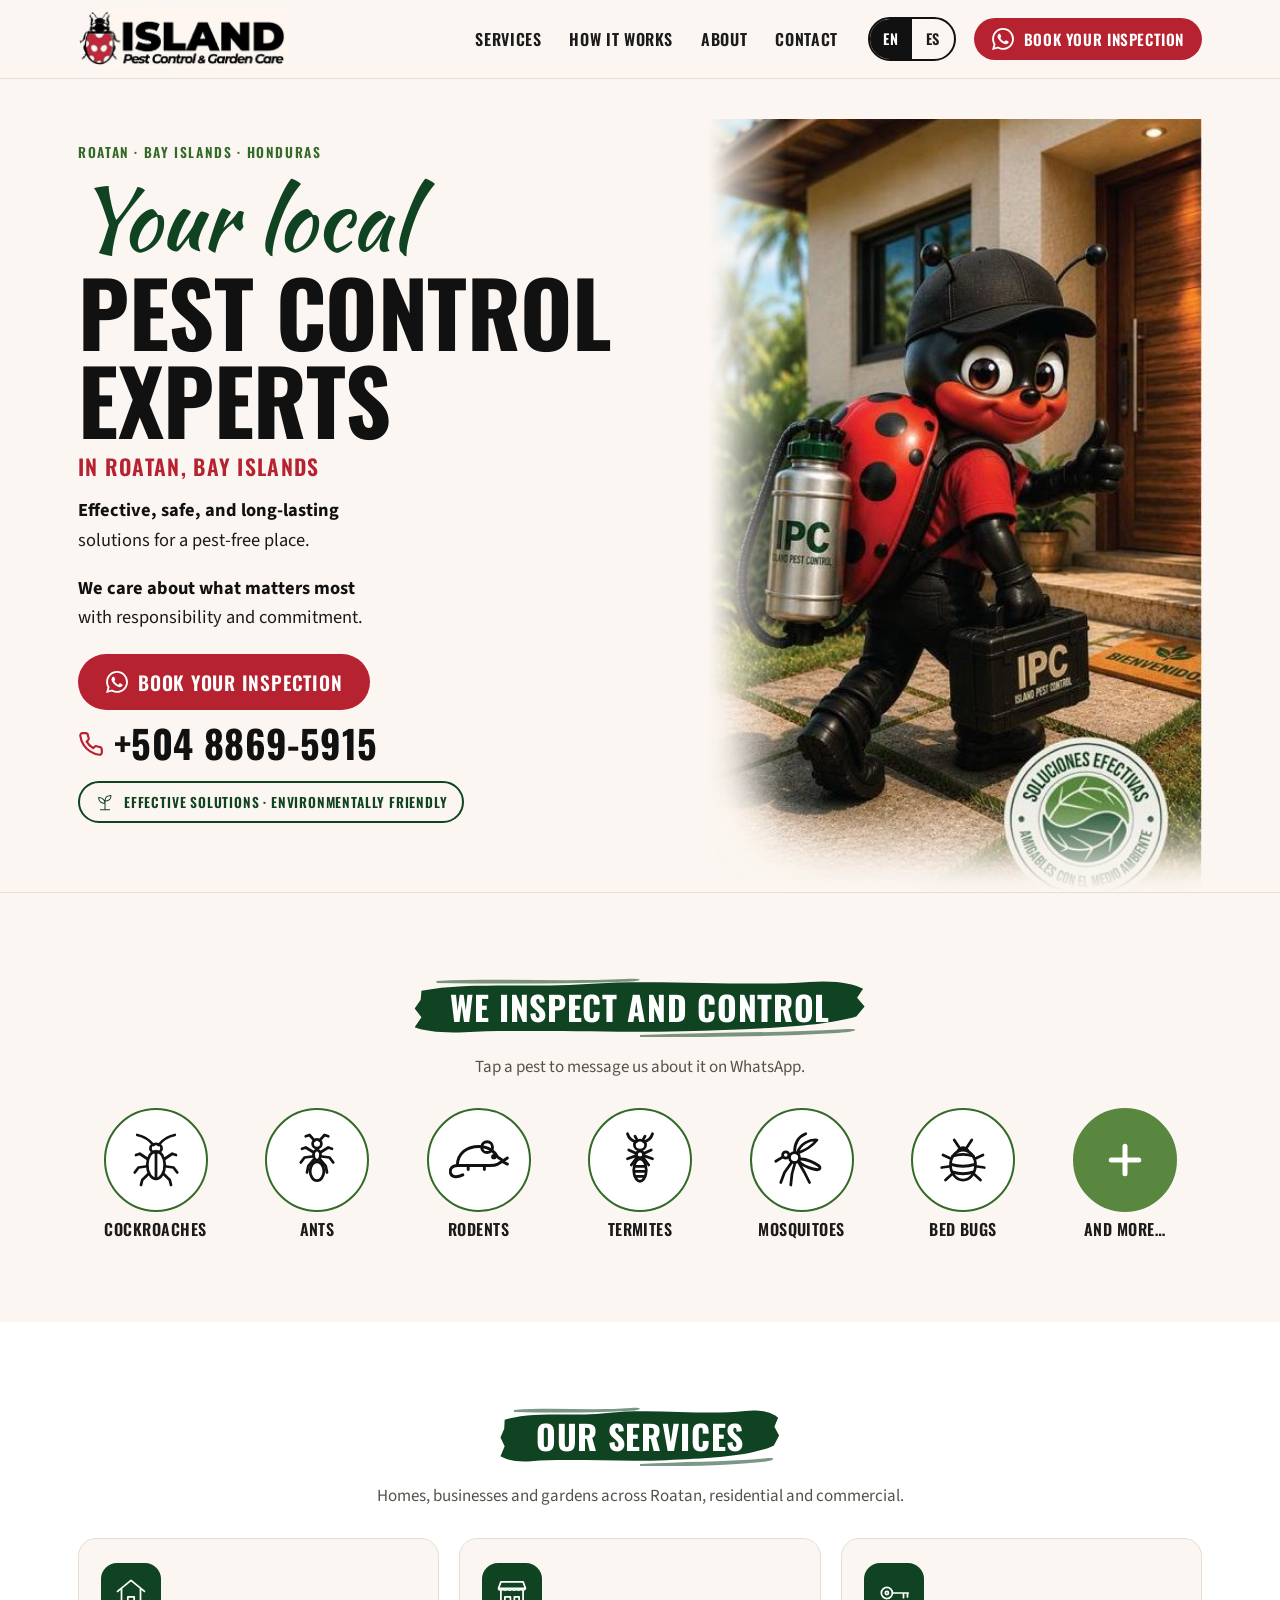
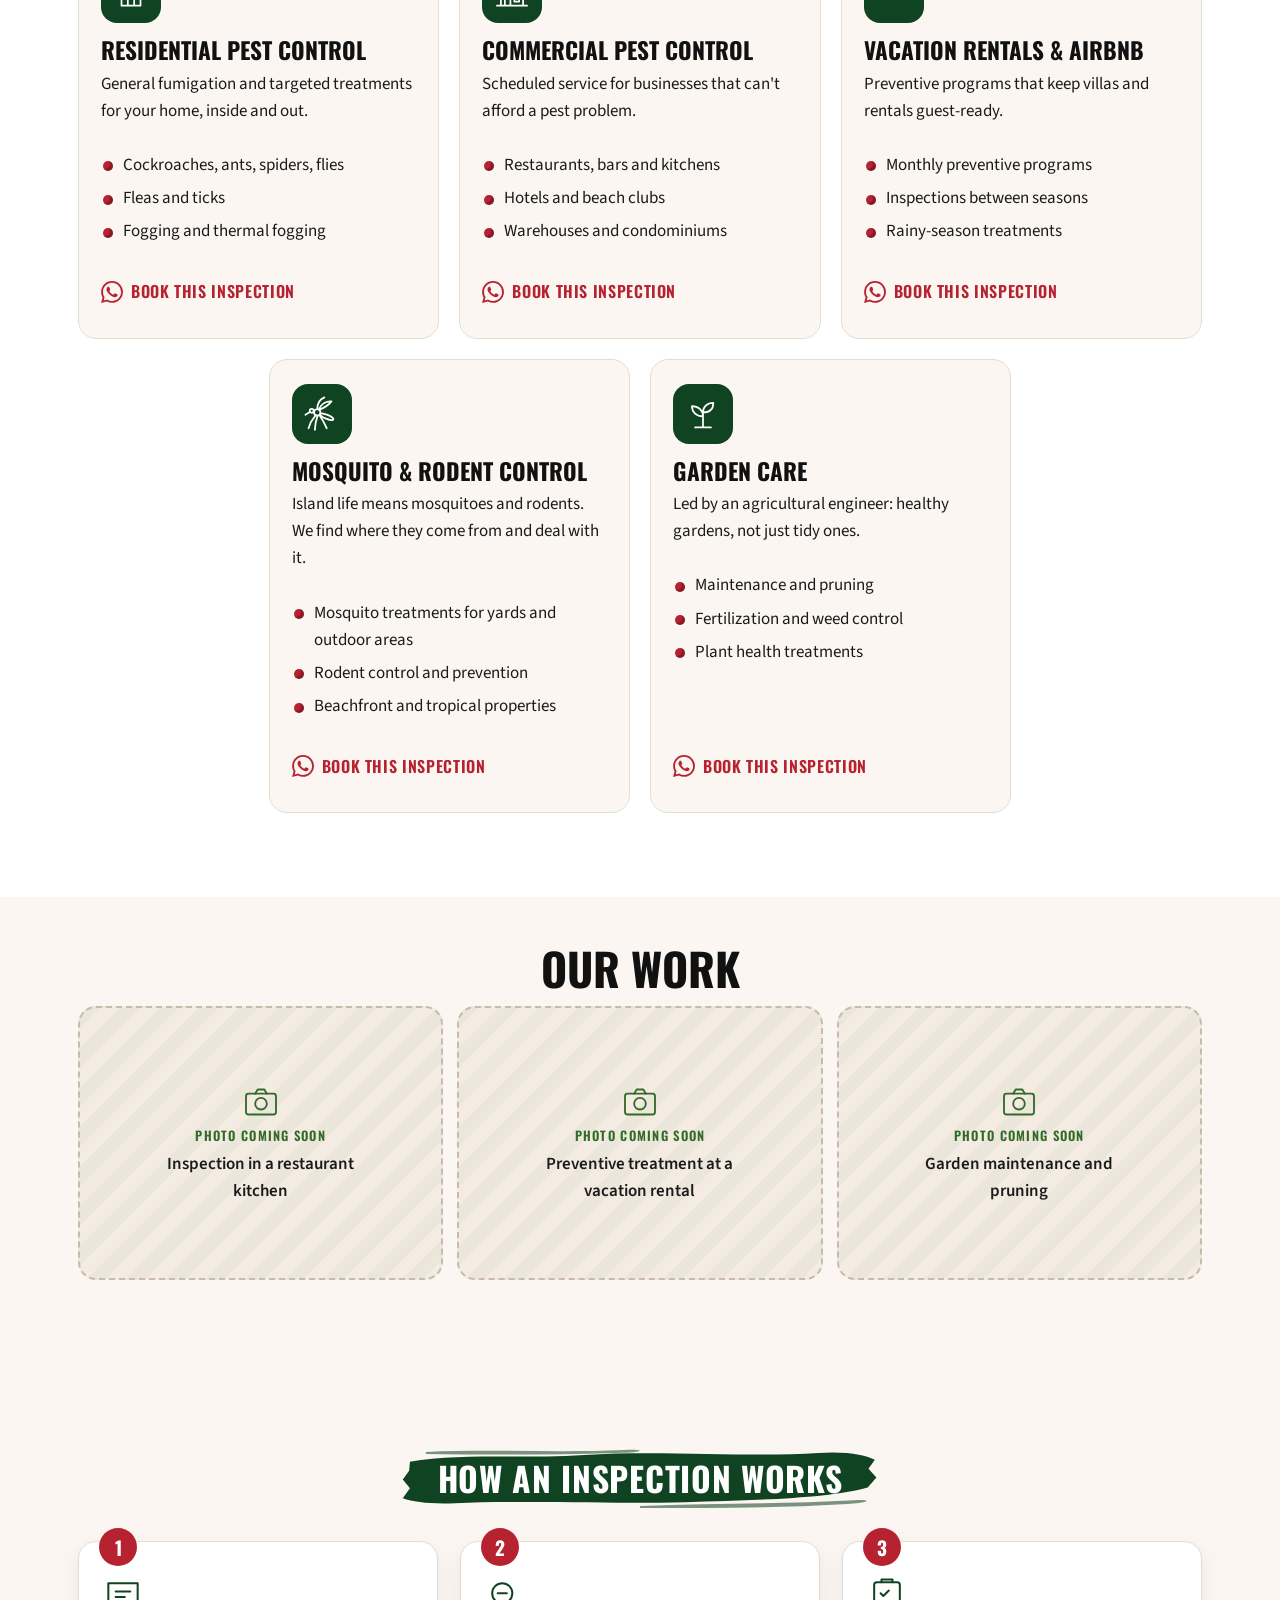
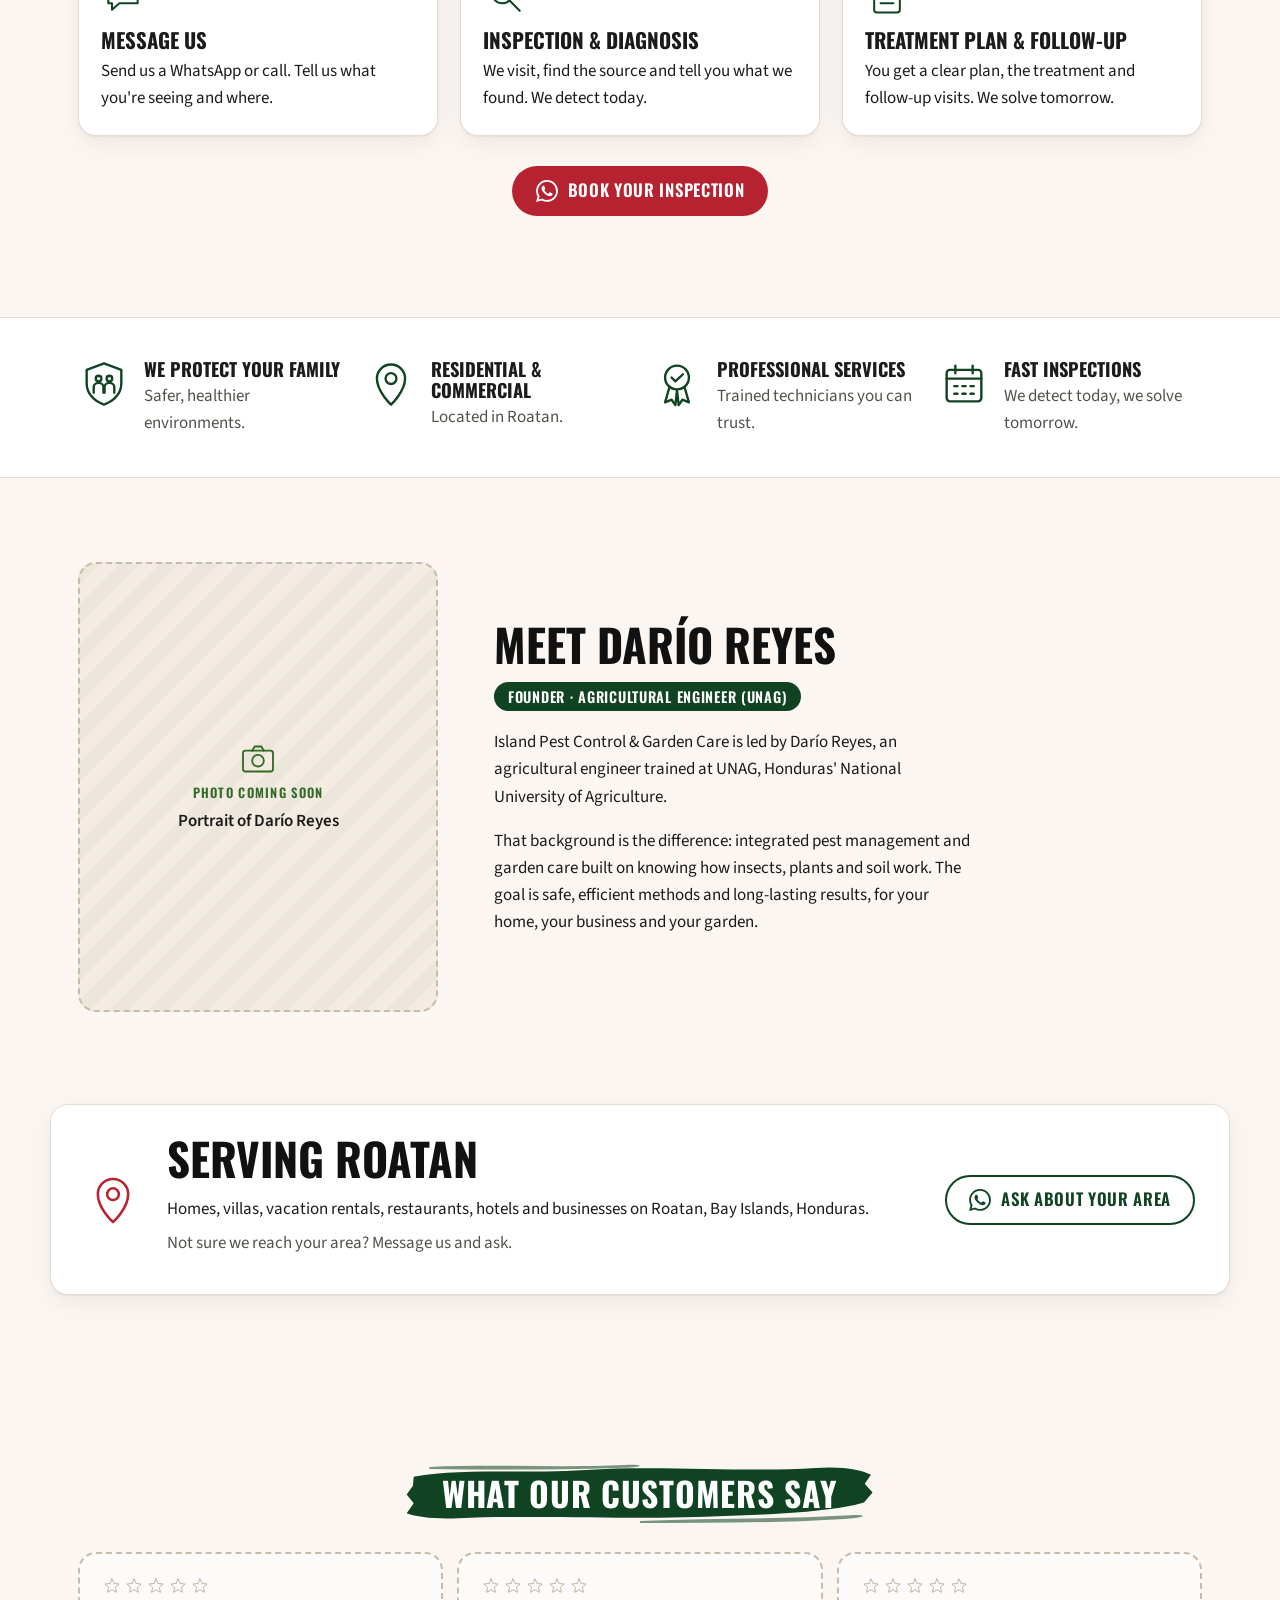
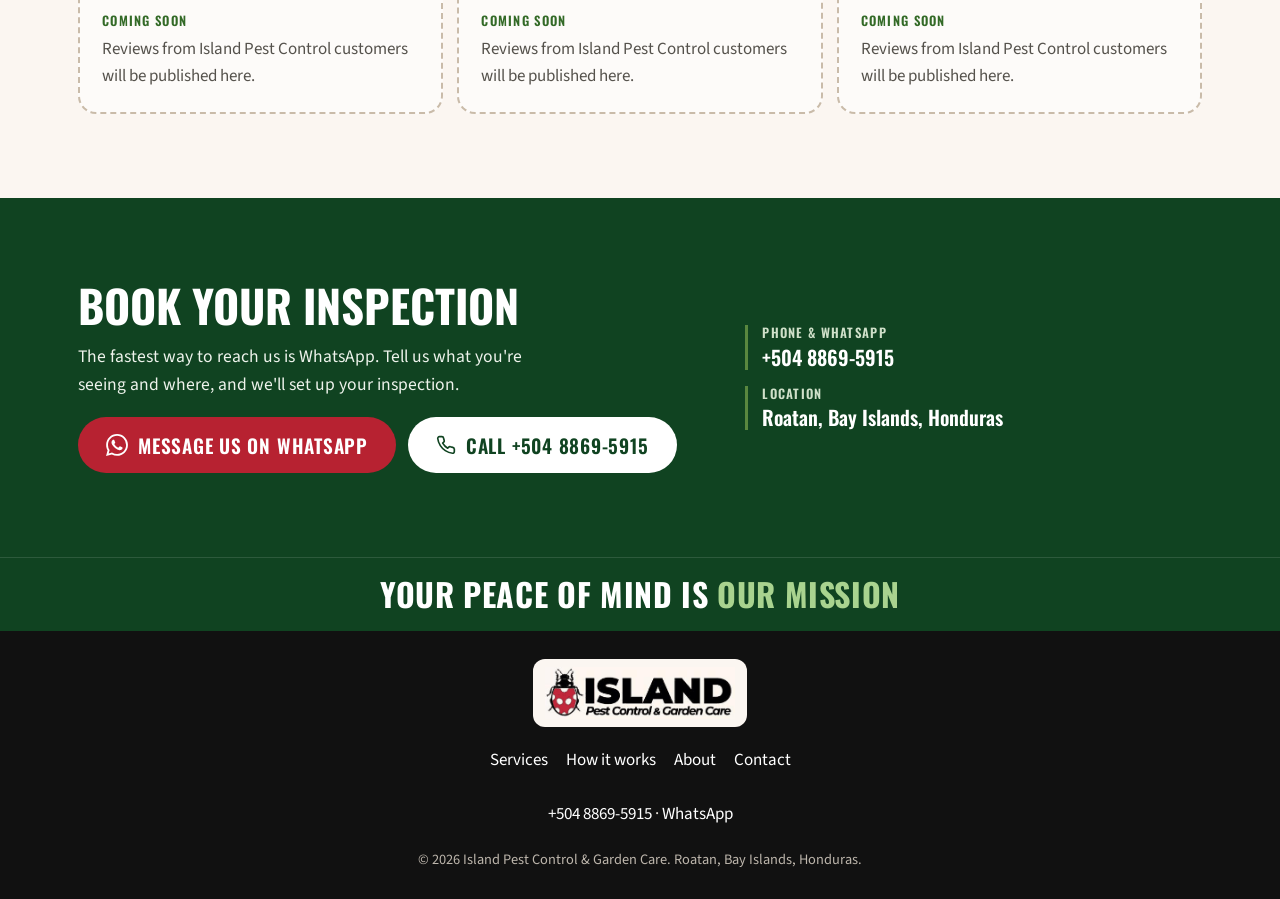
<file: index.html>
<!doctype html>
<html lang="en">
<head>
<meta charset="utf-8">
<meta name="viewport" content="width=device-width, initial-scale=1">
<title>Island Pest Control & Garden Care | Pest Control in Roatan, Honduras</title>
<meta name="description" content="Pest control and garden care in Roatan, Bay Islands. Homes, restaurants, hotels and vacation rentals. Book your inspection on WhatsApp: +504 8869-5915.">
<link rel="canonical" href="https://russlanyes.github.io/island-pest-control/">
<link rel="alternate" hreflang="en" href="https://russlanyes.github.io/island-pest-control/">
<link rel="alternate" hreflang="es" href="https://russlanyes.github.io/island-pest-control/es/">
<link rel="alternate" hreflang="x-default" href="https://russlanyes.github.io/island-pest-control/">
<meta name="theme-color" content="#fbf6f1">
<meta property="og:type" content="website">
<meta property="og:site_name" content="Island Pest Control & Garden Care">
<meta property="og:title" content="Island Pest Control & Garden Care: Your local pest control experts in Roatan">
<meta property="og:description" content="Pest control and garden care in Roatan, Bay Islands. Homes, restaurants, hotels and vacation rentals. Book your inspection on WhatsApp: +504 8869-5915.">
<meta property="og:url" content="https://russlanyes.github.io/island-pest-control/">
<meta property="og:image" content="https://russlanyes.github.io/island-pest-control/assets/og-image.jpg">
<meta property="og:image:width" content="1200">
<meta property="og:image:height" content="630">
<meta property="og:locale" content="en_US">
<meta property="og:locale:alternate" content="es_HN">
<meta name="twitter:card" content="summary_large_image">
<link rel="icon" type="image/png" href="assets/favicon.png">
<link rel="apple-touch-icon" href="assets/apple-touch-icon.png">
<link rel="preconnect" href="https://fonts.googleapis.com">
<link rel="preconnect" href="https://fonts.gstatic.com" crossorigin>
<link rel="stylesheet" href="https://fonts.googleapis.com/css2?family=Oswald:wght@600;700&family=Source+Sans+3:wght@400;600;700&family=Kaushan+Script&display=swap">
<link rel="stylesheet" href="assets/styles.css">
<script type="application/ld+json">
{
  "@context": "https://schema.org",
  "@type": [
    "LocalBusiness",
    "HomeAndConstructionBusiness"
  ],
  "@id": "https://russlanyes.github.io/island-pest-control/#business",
  "name": "Island Pest Control & Garden Care",
  "alternateName": "IPC",
  "url": "https://russlanyes.github.io/island-pest-control/",
  "logo": "https://russlanyes.github.io/island-pest-control/assets/wordmark.png",
  "image": "https://russlanyes.github.io/island-pest-control/assets/og-image.jpg",
  "description": "Pest control and garden care in Roatan, Bay Islands. Homes, restaurants, hotels and vacation rentals. Book your inspection on WhatsApp: +504 8869-5915.",
  "telephone": "+504 8869-5915",
  "address": {
    "@type": "PostalAddress",
    "addressLocality": "Roatán",
    "addressRegion": "Islas de la Bahía",
    "addressCountry": "HN"
  },
  "areaServed": {
    "@type": "Place",
    "name": "Roatán, Bay Islands, Honduras"
  },
  "knowsLanguage": [
    "en",
    "es"
  ],
  "slogan": "Your peace of mind is our mission",
  "founder": {
    "@type": "Person",
    "name": "Darío Reyes",
    "jobTitle": "Agricultural engineer",
    "alumniOf": {
      "@type": "CollegeOrUniversity",
      "name": "Universidad Nacional de Agricultura (UNAG)"
    }
  },
  "contactPoint": {
    "@type": "ContactPoint",
    "telephone": "+504 8869-5915",
    "contactType": "customer service",
    "availableLanguage": [
      "English",
      "Spanish"
    ]
  },
  "hasOfferCatalog": {
    "@type": "OfferCatalog",
    "name": "Our services",
    "itemListElement": [
      {
        "@type": "Offer",
        "itemOffered": {
          "@type": "Service",
          "name": "Residential pest control",
          "description": "General fumigation and targeted treatments for your home, inside and out."
        }
      },
      {
        "@type": "Offer",
        "itemOffered": {
          "@type": "Service",
          "name": "Commercial pest control",
          "description": "Scheduled service for businesses that can't afford a pest problem."
        }
      },
      {
        "@type": "Offer",
        "itemOffered": {
          "@type": "Service",
          "name": "Vacation rentals & Airbnb",
          "description": "Preventive programs that keep villas and rentals guest-ready."
        }
      },
      {
        "@type": "Offer",
        "itemOffered": {
          "@type": "Service",
          "name": "Mosquito & rodent control",
          "description": "Island life means mosquitoes and rodents. We find where they come from and deal with it."
        }
      },
      {
        "@type": "Offer",
        "itemOffered": {
          "@type": "Service",
          "name": "Garden care",
          "description": "Led by an agricultural engineer: healthy gardens, not just tidy ones."
        }
      }
    ]
  }
}
</script>
</head>
<body>
<a class="skip" href="#main">Skip to content</a>

<header class="site-header">
  <div class="wrap hdr">
    <a class="brand" href="./" aria-label="Island Pest Control & Garden Care, home"><img src="assets/wordmark.png" width="425" height="117" alt="Island Pest Control &amp; Garden Care"></a>
    <nav class="nav" aria-label="Main">
      <button class="nav-toggle" type="button" aria-expanded="false" aria-controls="nav-list"><span class="bars" aria-hidden="true"></span><span class="nav-toggle-l">Menu</span></button>
      <ul id="nav-list" class="nav-list"><li><a href="#services">Services</a></li><li><a href="#how">How it works</a></li><li><a href="#about">About</a></li><li><a href="#contact">Contact</a></li></ul>
    </nav>
    <div class="lang" role="group" aria-label="Language"><a href="./" hreflang="en" lang="en" aria-current="true">EN</a><a href="es/" hreflang="es" lang="es">ES</a></div>
    <a class="btn btn-red btn-sm hdr-cta" href="https://wa.me/50488695915?text=Hi%20Island%20Pest%20Control%2C%20I%27d%20like%20to%20book%20an%20inspection." target="_blank" rel="noopener"><svg class="wa-ico" viewBox="0 0 24 24" width="22" height="22" fill="currentColor" aria-hidden="true" focusable="false"><path d="M17.47 14.38c-.3-.15-1.76-.87-2.03-.97-.27-.1-.47-.15-.67.15-.2.3-.77.97-.94 1.16-.17.2-.35.22-.64.07-.3-.15-1.26-.46-2.39-1.47-.88-.79-1.48-1.76-1.65-2.06-.17-.3-.02-.46.13-.6.13-.14.3-.35.45-.52.15-.18.2-.3.3-.5.1-.2.05-.37-.03-.52-.07-.15-.67-1.61-.92-2.21-.24-.58-.49-.5-.67-.51h-.57c-.2 0-.52.07-.79.37-.27.3-1.04 1.02-1.04 2.48s1.07 2.88 1.21 3.07c.15.2 2.1 3.2 5.08 4.49.71.31 1.26.49 1.7.63.71.23 1.36.19 1.87.12.57-.09 1.76-.72 2-1.41.25-.7.25-1.29.18-1.41-.08-.13-.28-.2-.57-.35m-5.42 7.4h-.01a9.87 9.87 0 0 1-5.03-1.38l-.36-.21-3.74.98 1-3.65-.24-.37a9.86 9.86 0 0 1-1.51-5.26c0-5.45 4.44-9.88 9.89-9.88 2.64 0 5.12 1.03 6.99 2.9a9.83 9.83 0 0 1 2.89 6.99c0 5.45-4.44 9.88-9.88 9.88m8.41-18.3A11.82 11.82 0 0 0 12.05 0C5.5 0 .16 5.34.16 11.89c0 2.1.55 4.14 1.59 5.95L.06 24l6.3-1.65a11.88 11.88 0 0 0 5.68 1.45h.01c6.55 0 11.89-5.34 11.89-11.89 0-3.18-1.24-6.17-3.48-8.41Z"/></svg><span>Book your inspection</span></a>
  </div>
</header>

<main id="main">
  <section class="hero" aria-labelledby="hero-h">
    <div class="wrap hero-grid">
      <div class="hero-copy">
        <p class="eyebrow">Roatan · Bay Islands · Honduras</p>
        <h1 id="hero-h"><span class="script">Your local</span> <span class="h1-main">Pest control experts</span> <span class="h1-sub">in Roatan, Bay Islands</span></h1>
        <p class="lede"><strong>Effective, safe, and long-lasting</strong> solutions for a pest-free place.</p>
        <p class="lede"><strong>We care about what matters most</strong> with responsibility and commitment.</p>
        <div class="hero-ctas">
          <a class="btn btn-red btn-lg" href="https://wa.me/50488695915?text=Hi%20Island%20Pest%20Control%2C%20I%27d%20like%20to%20book%20an%20inspection." target="_blank" rel="noopener"><svg class="wa-ico" viewBox="0 0 24 24" width="22" height="22" fill="currentColor" aria-hidden="true" focusable="false"><path d="M17.47 14.38c-.3-.15-1.76-.87-2.03-.97-.27-.1-.47-.15-.67.15-.2.3-.77.97-.94 1.16-.17.2-.35.22-.64.07-.3-.15-1.26-.46-2.39-1.47-.88-.79-1.48-1.76-1.65-2.06-.17-.3-.02-.46.13-.6.13-.14.3-.35.45-.52.15-.18.2-.3.3-.5.1-.2.05-.37-.03-.52-.07-.15-.67-1.61-.92-2.21-.24-.58-.49-.5-.67-.51h-.57c-.2 0-.52.07-.79.37-.27.3-1.04 1.02-1.04 2.48s1.07 2.88 1.21 3.07c.15.2 2.1 3.2 5.08 4.49.71.31 1.26.49 1.7.63.71.23 1.36.19 1.87.12.57-.09 1.76-.72 2-1.41.25-.7.25-1.29.18-1.41-.08-.13-.28-.2-.57-.35m-5.42 7.4h-.01a9.87 9.87 0 0 1-5.03-1.38l-.36-.21-3.74.98 1-3.65-.24-.37a9.86 9.86 0 0 1-1.51-5.26c0-5.45 4.44-9.88 9.89-9.88 2.64 0 5.12 1.03 6.99 2.9a9.83 9.83 0 0 1 2.89 6.99c0 5.45-4.44 9.88-9.88 9.88m8.41-18.3A11.82 11.82 0 0 0 12.05 0C5.5 0 .16 5.34.16 11.89c0 2.1.55 4.14 1.59 5.95L.06 24l6.3-1.65a11.88 11.88 0 0 0 5.68 1.45h.01c6.55 0 11.89-5.34 11.89-11.89 0-3.18-1.24-6.17-3.48-8.41Z"/></svg><span>Book your inspection</span></a>
          <a class="phone-big" href="tel:+50488695915"><svg class="ph-ico" viewBox="0 0 24 24" width="20" height="20" fill="none" stroke="currentColor" stroke-width="2" stroke-linecap="round" stroke-linejoin="round" aria-hidden="true" focusable="false"><path d="M22 16.9v3a2 2 0 0 1-2.2 2 19.8 19.8 0 0 1-8.6-3.1 19.5 19.5 0 0 1-6-6A19.8 19.8 0 0 1 2.1 4.2 2 2 0 0 1 4.1 2h3a2 2 0 0 1 2 1.7c.1.9.4 1.8.7 2.7a2 2 0 0 1-.5 2.1L8 9.8a16 16 0 0 0 6 6l1.3-1.3a2 2 0 0 1 2.1-.4c.9.3 1.8.6 2.7.7a2 2 0 0 1 1.7 2z"/></svg><span>+504 8869-5915</span></a>
        </div>
        <p class="eco"><svg class="eco-ico" viewBox="0 0 48 48" width="22" height="22" fill="none" stroke="currentColor" stroke-width="2.2" stroke-linecap="round" stroke-linejoin="round" aria-hidden="true" focusable="false"><path d="M24 41V22M24 27c0-8-6-13-14-13 0 8 6 13 14 13ZM24 22c0-7 5-12 13-12 0 8-5 12-13 12ZM14 41h20"/></svg><span>Effective solutions · Environmentally friendly</span></p>
      </div>
      <div class="hero-art">
        <img src="assets/mascot.jpg" width="448" height="700" alt="IPC mascot: a ladybug technician in a black cap carrying an IPC sprayer and toolbox at the front door of a Roatan home" fetchpriority="high">
      </div>
    </div>
  </section>

  <section id="pests" class="pests" aria-labelledby="pests-h">
    <div class="wrap">
      <h2 id="pests-h" class="brush">We inspect and control</h2>
      <p class="center muted">Tap a pest to message us about it on WhatsApp.</p>
      <ul class="pest-grid"><li><a class="pest" href="https://wa.me/50488695915?text=Hi%20Island%20Pest%20Control%2C%20I%27d%20like%20to%20book%20an%20inspection%20for%20cockroaches." target="_blank" rel="noopener"><span class="pest-ring"><svg class="ico" viewBox="0 0 48 48" width="48" height="48" fill="none" stroke="currentColor" stroke-width="2.2" stroke-linecap="round" stroke-linejoin="round" aria-hidden="true" focusable="false"><ellipse cx="24" cy="28" rx="7" ry="11"/><ellipse cx="24" cy="14.5" rx="4.5" ry="3.5"/><path d="M24 19v20M22 12c-4-5-8-7-13-8M26 12c4-5 8-7 13-8M17 23l-6-4-3 1M31 23l6-4 3 1M17 29l-7 1-3 4M31 29l7 1 3 4M18 35l-5 5-1 4M30 35l5 5 1 4"/></svg></span><span class="pest-name">Cockroaches</span></a></li><li><a class="pest" href="https://wa.me/50488695915?text=Hi%20Island%20Pest%20Control%2C%20I%27d%20like%20to%20book%20an%20inspection%20for%20ants." target="_blank" rel="noopener"><span class="pest-ring"><svg class="ico" viewBox="0 0 48 48" width="48" height="48" fill="none" stroke="currentColor" stroke-width="2.2" stroke-linecap="round" stroke-linejoin="round" aria-hidden="true" focusable="false"><circle cx="24" cy="11" r="3.5"/><ellipse cx="24" cy="20" rx="2.8" ry="4"/><ellipse cx="24" cy="33" rx="5.5" ry="7.5"/><path d="M22 8.5 18 4l-3 1M26 8.5 30 4l3 1M21.5 18 15 14l-3 1M26.5 18l6.5-4 3 1M21.5 21 14 22l-3 4M26.5 21l7.5 1 3 4M22 23l-5 6-1 5M26 23l5 6 1 5"/></svg></span><span class="pest-name">Ants</span></a></li><li><a class="pest" href="https://wa.me/50488695915?text=Hi%20Island%20Pest%20Control%2C%20I%27d%20like%20to%20book%20an%20inspection%20for%20rodents." target="_blank" rel="noopener"><span class="pest-ring"><svg class="ico" viewBox="0 0 48 48" width="48" height="48" fill="none" stroke="currentColor" stroke-width="2.2" stroke-linecap="round" stroke-linejoin="round" aria-hidden="true" focusable="false"><g transform="translate(24 24) scale(1.08) translate(-26 -29)"><path d="M10 33c0-9 7-14 16-14 7 0 12 4 14 8l4 2.5-4 2.5c-2 1-4 1-6 1H10Z"/><circle cx="32" cy="19.5" r="4"/><circle cx="37" cy="26.5" r=".9" fill="currentColor"/><path d="M10 33c-4 0-6 3-5 6s5 3 9 1M18 33v3M30 33v3M44 29.5l3-2M44 30.5l3 1.5"/></g></svg></span><span class="pest-name">Rodents</span></a></li><li><a class="pest" href="https://wa.me/50488695915?text=Hi%20Island%20Pest%20Control%2C%20I%27d%20like%20to%20book%20an%20inspection%20for%20termites." target="_blank" rel="noopener"><span class="pest-ring"><svg class="ico" viewBox="0 0 48 48" width="48" height="48" fill="none" stroke="currentColor" stroke-width="2.2" stroke-linecap="round" stroke-linejoin="round" aria-hidden="true" focusable="false"><ellipse cx="24" cy="12" rx="4.5" ry="4"/><ellipse cx="24" cy="19.5" rx="3" ry="2.6"/><ellipse cx="24" cy="32" rx="5" ry="9"/><path d="M22 8.5 20 5M26 8.5 28 5M19.5 29h9M19.3 33h9.4M20 37h8M21.5 19 15 16M26.5 19l6.5-3M21 20.5 14 23M27 20.5l7 2.5M21.5 22 17 28M26.5 22l4.5 6M21 9.5c-4-1-6-3-7-6.5M27 9.5c4-1 6-3 7-6.5"/></svg></span><span class="pest-name">Termites</span></a></li><li><a class="pest" href="https://wa.me/50488695915?text=Hi%20Island%20Pest%20Control%2C%20I%27d%20like%20to%20book%20an%20inspection%20for%20mosquitoes." target="_blank" rel="noopener"><span class="pest-ring"><svg class="ico" viewBox="0 0 48 48" width="48" height="48" fill="none" stroke="currentColor" stroke-width="2.2" stroke-linecap="round" stroke-linejoin="round" aria-hidden="true" focusable="false"><circle cx="18" cy="22" r="4"/><circle cx="11" cy="20" r="2.5"/><ellipse cx="30" cy="27.5" rx="9" ry="2.6" transform="rotate(22 30 27.5)"/><path d="M8.8 21.5 3 25M20 18.5c3-8 10-11 16-10.5-4 5-10 8.5-15.5 10.5M18 18c0-8 4-13 9-15M16 25.5l-6 8.5-3 8M18.5 26l-2.5 9-1 9M21 25.5l5 8.5 4 8"/></svg></span><span class="pest-name">Mosquitoes</span></a></li><li><a class="pest" href="https://wa.me/50488695915?text=Hi%20Island%20Pest%20Control%2C%20I%27d%20like%20to%20book%20an%20inspection%20for%20bed%20bugs." target="_blank" rel="noopener"><span class="pest-ring"><svg class="ico" viewBox="0 0 48 48" width="48" height="48" fill="none" stroke="currentColor" stroke-width="2.2" stroke-linecap="round" stroke-linejoin="round" aria-hidden="true" focusable="false"><ellipse cx="24" cy="28" rx="10" ry="12"/><path d="M20 16.5q4-5 8 0M15.5 21q8.5-3 17 0M14.5 27.5q9.5 3 19 0M15.5 33.5q8.5 3 17 0M21 14l-4-6M27 14l4-6M14.5 23 8 20M33.5 23l6.5-3M14 29l-7 1M34 29l7 1M15.5 35 10 40M32.5 35l5.5 5"/></svg></span><span class="pest-name">Bed bugs</span></a></li><li><a class="pest pest-more" href="https://wa.me/50488695915?text=Hi%20Island%20Pest%20Control%2C%20I%27d%20like%20to%20book%20an%20inspection.%20The%20problem%20is%3A%20" target="_blank" rel="noopener"><span class="pest-ring"><svg class="ico" viewBox="0 0 48 48" width="48" height="48" fill="none" stroke="currentColor" stroke-width="2.2" stroke-linecap="round" stroke-linejoin="round" aria-hidden="true" focusable="false"><path d="M24 13v22M13 24h22" stroke-width="4"/></svg></span><span class="pest-name">And more…</span></a></li></ul>
    </div>
  </section>

  <section id="services" class="services" aria-labelledby="svc-h">
    <div class="wrap">
      <h2 id="svc-h" class="brush">Our services</h2>
      <p class="center muted">Homes, businesses and gardens across Roatan, residential and commercial.</p>
      <div class="svc-grid"><article class="card svc"><div class="svc-ico"><svg class="ico" viewBox="0 0 48 48" width="48" height="48" fill="none" stroke="currentColor" stroke-width="2.2" stroke-linecap="round" stroke-linejoin="round" aria-hidden="true" focusable="false"><path d="M7 22 24 8l17 14M12 18.5V40h24V18.5M20 40V29h8v11"/></svg></div><h3>Residential pest control</h3><p>General fumigation and targeted treatments for your home, inside and out.</p><ul><li>Cockroaches, ants, spiders, flies</li><li>Fleas and ticks</li><li>Fogging and thermal fogging</li></ul><a class="link-wa" href="https://wa.me/50488695915?text=Hi%20Island%20Pest%20Control%2C%20I%27d%20like%20to%20book%20an%20inspection%20for%20my%20home%20in%20Roatan." target="_blank" rel="noopener"><svg class="wa-ico" viewBox="0 0 24 24" width="22" height="22" fill="currentColor" aria-hidden="true" focusable="false"><path d="M17.47 14.38c-.3-.15-1.76-.87-2.03-.97-.27-.1-.47-.15-.67.15-.2.3-.77.97-.94 1.16-.17.2-.35.22-.64.07-.3-.15-1.26-.46-2.39-1.47-.88-.79-1.48-1.76-1.65-2.06-.17-.3-.02-.46.13-.6.13-.14.3-.35.45-.52.15-.18.2-.3.3-.5.1-.2.05-.37-.03-.52-.07-.15-.67-1.61-.92-2.21-.24-.58-.49-.5-.67-.51h-.57c-.2 0-.52.07-.79.37-.27.3-1.04 1.02-1.04 2.48s1.07 2.88 1.21 3.07c.15.2 2.1 3.2 5.08 4.49.71.31 1.26.49 1.7.63.71.23 1.36.19 1.87.12.57-.09 1.76-.72 2-1.41.25-.7.25-1.29.18-1.41-.08-.13-.28-.2-.57-.35m-5.42 7.4h-.01a9.87 9.87 0 0 1-5.03-1.38l-.36-.21-3.74.98 1-3.65-.24-.37a9.86 9.86 0 0 1-1.51-5.26c0-5.45 4.44-9.88 9.89-9.88 2.64 0 5.12 1.03 6.99 2.9a9.83 9.83 0 0 1 2.89 6.99c0 5.45-4.44 9.88-9.88 9.88m8.41-18.3A11.82 11.82 0 0 0 12.05 0C5.5 0 .16 5.34.16 11.89c0 2.1.55 4.14 1.59 5.95L.06 24l6.3-1.65a11.88 11.88 0 0 0 5.68 1.45h.01c6.55 0 11.89-5.34 11.89-11.89 0-3.18-1.24-6.17-3.48-8.41Z"/></svg><span>Book this inspection</span></a></article><article class="card svc"><div class="svc-ico"><svg class="ico" viewBox="0 0 48 48" width="48" height="48" fill="none" stroke="currentColor" stroke-width="2.2" stroke-linecap="round" stroke-linejoin="round" aria-hidden="true" focusable="false"><path d="M7 18h34l-3-8H10Zm0 0c0 3 5.5 3 5.5 0 0 3 5.5 3 5.5 0 0 3 6 3 6 0 0 3 5.5 3 5.5 0 0 3 5.5 3 5.5 0 0 3 5.5 3 5.5 0M10 21.5V40h28V21.5M15 40V29h7v11M27 29h6v6h-6zM5 40h38"/></svg></div><h3>Commercial pest control</h3><p>Scheduled service for businesses that can't afford a pest problem.</p><ul><li>Restaurants, bars and kitchens</li><li>Hotels and beach clubs</li><li>Warehouses and condominiums</li></ul><a class="link-wa" href="https://wa.me/50488695915?text=Hi%20Island%20Pest%20Control%2C%20I%27d%20like%20to%20book%20an%20inspection%20for%20my%20business%20in%20Roatan." target="_blank" rel="noopener"><svg class="wa-ico" viewBox="0 0 24 24" width="22" height="22" fill="currentColor" aria-hidden="true" focusable="false"><path d="M17.47 14.38c-.3-.15-1.76-.87-2.03-.97-.27-.1-.47-.15-.67.15-.2.3-.77.97-.94 1.16-.17.2-.35.22-.64.07-.3-.15-1.26-.46-2.39-1.47-.88-.79-1.48-1.76-1.65-2.06-.17-.3-.02-.46.13-.6.13-.14.3-.35.45-.52.15-.18.2-.3.3-.5.1-.2.05-.37-.03-.52-.07-.15-.67-1.61-.92-2.21-.24-.58-.49-.5-.67-.51h-.57c-.2 0-.52.07-.79.37-.27.3-1.04 1.02-1.04 2.48s1.07 2.88 1.21 3.07c.15.2 2.1 3.2 5.08 4.49.71.31 1.26.49 1.7.63.71.23 1.36.19 1.87.12.57-.09 1.76-.72 2-1.41.25-.7.25-1.29.18-1.41-.08-.13-.28-.2-.57-.35m-5.42 7.4h-.01a9.87 9.87 0 0 1-5.03-1.38l-.36-.21-3.74.98 1-3.65-.24-.37a9.86 9.86 0 0 1-1.51-5.26c0-5.45 4.44-9.88 9.89-9.88 2.64 0 5.12 1.03 6.99 2.9a9.83 9.83 0 0 1 2.89 6.99c0 5.45-4.44 9.88-9.88 9.88m8.41-18.3A11.82 11.82 0 0 0 12.05 0C5.5 0 .16 5.34.16 11.89c0 2.1.55 4.14 1.59 5.95L.06 24l6.3-1.65a11.88 11.88 0 0 0 5.68 1.45h.01c6.55 0 11.89-5.34 11.89-11.89 0-3.18-1.24-6.17-3.48-8.41Z"/></svg><span>Book this inspection</span></a></article><article class="card svc"><div class="svc-ico"><svg class="ico" viewBox="0 0 48 48" width="48" height="48" fill="none" stroke="currentColor" stroke-width="2.2" stroke-linecap="round" stroke-linejoin="round" aria-hidden="true" focusable="false"><circle cx="15" cy="24" r="7"/><circle cx="15" cy="24" r="2"/><path d="M22 24h20M36 24v6M41 24v5"/></svg></div><h3>Vacation rentals & Airbnb</h3><p>Preventive programs that keep villas and rentals guest-ready.</p><ul><li>Monthly preventive programs</li><li>Inspections between seasons</li><li>Rainy-season treatments</li></ul><a class="link-wa" href="https://wa.me/50488695915?text=Hi%20Island%20Pest%20Control%2C%20I%27d%20like%20to%20book%20an%20inspection%20for%20my%20vacation%20rental%20%2F%20Airbnb%20in%20Roatan." target="_blank" rel="noopener"><svg class="wa-ico" viewBox="0 0 24 24" width="22" height="22" fill="currentColor" aria-hidden="true" focusable="false"><path d="M17.47 14.38c-.3-.15-1.76-.87-2.03-.97-.27-.1-.47-.15-.67.15-.2.3-.77.97-.94 1.16-.17.2-.35.22-.64.07-.3-.15-1.26-.46-2.39-1.47-.88-.79-1.48-1.76-1.65-2.06-.17-.3-.02-.46.13-.6.13-.14.3-.35.45-.52.15-.18.2-.3.3-.5.1-.2.05-.37-.03-.52-.07-.15-.67-1.61-.92-2.21-.24-.58-.49-.5-.67-.51h-.57c-.2 0-.52.07-.79.37-.27.3-1.04 1.02-1.04 2.48s1.07 2.88 1.21 3.07c.15.2 2.1 3.2 5.08 4.49.71.31 1.26.49 1.7.63.71.23 1.36.19 1.87.12.57-.09 1.76-.72 2-1.41.25-.7.25-1.29.18-1.41-.08-.13-.28-.2-.57-.35m-5.42 7.4h-.01a9.87 9.87 0 0 1-5.03-1.38l-.36-.21-3.74.98 1-3.65-.24-.37a9.86 9.86 0 0 1-1.51-5.26c0-5.45 4.44-9.88 9.89-9.88 2.64 0 5.12 1.03 6.99 2.9a9.83 9.83 0 0 1 2.89 6.99c0 5.45-4.44 9.88-9.88 9.88m8.41-18.3A11.82 11.82 0 0 0 12.05 0C5.5 0 .16 5.34.16 11.89c0 2.1.55 4.14 1.59 5.95L.06 24l6.3-1.65a11.88 11.88 0 0 0 5.68 1.45h.01c6.55 0 11.89-5.34 11.89-11.89 0-3.18-1.24-6.17-3.48-8.41Z"/></svg><span>Book this inspection</span></a></article><article class="card svc"><div class="svc-ico"><svg class="ico" viewBox="0 0 48 48" width="48" height="48" fill="none" stroke="currentColor" stroke-width="2.2" stroke-linecap="round" stroke-linejoin="round" aria-hidden="true" focusable="false"><circle cx="18" cy="22" r="4"/><circle cx="11" cy="20" r="2.5"/><ellipse cx="30" cy="27.5" rx="9" ry="2.6" transform="rotate(22 30 27.5)"/><path d="M8.8 21.5 3 25M20 18.5c3-8 10-11 16-10.5-4 5-10 8.5-15.5 10.5M18 18c0-8 4-13 9-15M16 25.5l-6 8.5-3 8M18.5 26l-2.5 9-1 9M21 25.5l5 8.5 4 8"/></svg></div><h3>Mosquito & rodent control</h3><p>Island life means mosquitoes and rodents. We find where they come from and deal with it.</p><ul><li>Mosquito treatments for yards and outdoor areas</li><li>Rodent control and prevention</li><li>Beachfront and tropical properties</li></ul><a class="link-wa" href="https://wa.me/50488695915?text=Hi%20Island%20Pest%20Control%2C%20I%27d%20like%20to%20book%20an%20inspection%20for%20mosquito%20%2F%20rodent%20control." target="_blank" rel="noopener"><svg class="wa-ico" viewBox="0 0 24 24" width="22" height="22" fill="currentColor" aria-hidden="true" focusable="false"><path d="M17.47 14.38c-.3-.15-1.76-.87-2.03-.97-.27-.1-.47-.15-.67.15-.2.3-.77.97-.94 1.16-.17.2-.35.22-.64.07-.3-.15-1.26-.46-2.39-1.47-.88-.79-1.48-1.76-1.65-2.06-.17-.3-.02-.46.13-.6.13-.14.3-.35.45-.52.15-.18.2-.3.3-.5.1-.2.05-.37-.03-.52-.07-.15-.67-1.61-.92-2.21-.24-.58-.49-.5-.67-.51h-.57c-.2 0-.52.07-.79.37-.27.3-1.04 1.02-1.04 2.48s1.07 2.88 1.21 3.07c.15.2 2.1 3.2 5.08 4.49.71.31 1.26.49 1.7.63.71.23 1.36.19 1.87.12.57-.09 1.76-.72 2-1.41.25-.7.25-1.29.18-1.41-.08-.13-.28-.2-.57-.35m-5.42 7.4h-.01a9.87 9.87 0 0 1-5.03-1.38l-.36-.21-3.74.98 1-3.65-.24-.37a9.86 9.86 0 0 1-1.51-5.26c0-5.45 4.44-9.88 9.89-9.88 2.64 0 5.12 1.03 6.99 2.9a9.83 9.83 0 0 1 2.89 6.99c0 5.45-4.44 9.88-9.88 9.88m8.41-18.3A11.82 11.82 0 0 0 12.05 0C5.5 0 .16 5.34.16 11.89c0 2.1.55 4.14 1.59 5.95L.06 24l6.3-1.65a11.88 11.88 0 0 0 5.68 1.45h.01c6.55 0 11.89-5.34 11.89-11.89 0-3.18-1.24-6.17-3.48-8.41Z"/></svg><span>Book this inspection</span></a></article><article class="card svc"><div class="svc-ico"><svg class="ico" viewBox="0 0 48 48" width="48" height="48" fill="none" stroke="currentColor" stroke-width="2.2" stroke-linecap="round" stroke-linejoin="round" aria-hidden="true" focusable="false"><path d="M24 41V22M24 27c0-8-6-13-14-13 0 8 6 13 14 13ZM24 22c0-7 5-12 13-12 0 8-5 12-13 12ZM14 41h20"/></svg></div><h3>Garden care</h3><p>Led by an agricultural engineer: healthy gardens, not just tidy ones.</p><ul><li>Maintenance and pruning</li><li>Fertilization and weed control</li><li>Plant health treatments</li></ul><a class="link-wa" href="https://wa.me/50488695915?text=Hi%20Island%20Pest%20Control%2C%20I%27d%20like%20to%20book%20an%20inspection%20for%20garden%20care." target="_blank" rel="noopener"><svg class="wa-ico" viewBox="0 0 24 24" width="22" height="22" fill="currentColor" aria-hidden="true" focusable="false"><path d="M17.47 14.38c-.3-.15-1.76-.87-2.03-.97-.27-.1-.47-.15-.67.15-.2.3-.77.97-.94 1.16-.17.2-.35.22-.64.07-.3-.15-1.26-.46-2.39-1.47-.88-.79-1.48-1.76-1.65-2.06-.17-.3-.02-.46.13-.6.13-.14.3-.35.45-.52.15-.18.2-.3.3-.5.1-.2.05-.37-.03-.52-.07-.15-.67-1.61-.92-2.21-.24-.58-.49-.5-.67-.51h-.57c-.2 0-.52.07-.79.37-.27.3-1.04 1.02-1.04 2.48s1.07 2.88 1.21 3.07c.15.2 2.1 3.2 5.08 4.49.71.31 1.26.49 1.7.63.71.23 1.36.19 1.87.12.57-.09 1.76-.72 2-1.41.25-.7.25-1.29.18-1.41-.08-.13-.28-.2-.57-.35m-5.42 7.4h-.01a9.87 9.87 0 0 1-5.03-1.38l-.36-.21-3.74.98 1-3.65-.24-.37a9.86 9.86 0 0 1-1.51-5.26c0-5.45 4.44-9.88 9.89-9.88 2.64 0 5.12 1.03 6.99 2.9a9.83 9.83 0 0 1 2.89 6.99c0 5.45-4.44 9.88-9.88 9.88m8.41-18.3A11.82 11.82 0 0 0 12.05 0C5.5 0 .16 5.34.16 11.89c0 2.1.55 4.14 1.59 5.95L.06 24l6.3-1.65a11.88 11.88 0 0 0 5.68 1.45h.01c6.55 0 11.89-5.34 11.89-11.89 0-3.18-1.24-6.17-3.48-8.41Z"/></svg><span>Book this inspection</span></a></article></div>
    </div>
  </section>

  <section id="work" class="work" aria-labelledby="work-h">
    <div class="wrap">
      <h2 id="work-h" class="h2-plain">Our work</h2>
      <div class="ph-grid"><!-- PLACEHOLDER photo slots: see assets/PHOTOS-NEEDED.md --><figure class="ph-slot"><svg class="ph-cam" viewBox="0 0 48 48" width="40" height="40" fill="none" stroke="currentColor" stroke-width="2.2" stroke-linecap="round" stroke-linejoin="round" aria-hidden="true" focusable="false"><rect x="6" y="14" width="36" height="25" rx="3"/><path d="M17 14l3-5h8l3 5"/><circle cx="24" cy="26" r="7"/></svg><span class="ph-tag">Photo coming soon</span><figcaption>Inspection in a restaurant kitchen</figcaption></figure><figure class="ph-slot"><svg class="ph-cam" viewBox="0 0 48 48" width="40" height="40" fill="none" stroke="currentColor" stroke-width="2.2" stroke-linecap="round" stroke-linejoin="round" aria-hidden="true" focusable="false"><rect x="6" y="14" width="36" height="25" rx="3"/><path d="M17 14l3-5h8l3 5"/><circle cx="24" cy="26" r="7"/></svg><span class="ph-tag">Photo coming soon</span><figcaption>Preventive treatment at a vacation rental</figcaption></figure><figure class="ph-slot"><svg class="ph-cam" viewBox="0 0 48 48" width="40" height="40" fill="none" stroke="currentColor" stroke-width="2.2" stroke-linecap="round" stroke-linejoin="round" aria-hidden="true" focusable="false"><rect x="6" y="14" width="36" height="25" rx="3"/><path d="M17 14l3-5h8l3 5"/><circle cx="24" cy="26" r="7"/></svg><span class="ph-tag">Photo coming soon</span><figcaption>Garden maintenance and pruning</figcaption></figure></div>
    </div>
  </section>

  <section id="how" class="how" aria-labelledby="how-h">
    <div class="wrap">
      <h2 id="how-h" class="brush">How an inspection works</h2>
      <ol class="steps"><li class="step"><span class="step-n" aria-hidden="true">1</span><div class="step-ico"><svg class="ico" viewBox="0 0 48 48" width="48" height="48" fill="none" stroke="currentColor" stroke-width="2.2" stroke-linecap="round" stroke-linejoin="round" aria-hidden="true" focusable="false"><path d="M8 10h32v22H20l-8 7v-7H8Z"/><path d="M16 19h16M16 25h10"/></svg></div><h3>Message us</h3><p>Send us a WhatsApp or call. Tell us what you're seeing and where.</p></li><li class="step"><span class="step-n" aria-hidden="true">2</span><div class="step-ico"><svg class="ico" viewBox="0 0 48 48" width="48" height="48" fill="none" stroke="currentColor" stroke-width="2.2" stroke-linecap="round" stroke-linejoin="round" aria-hidden="true" focusable="false"><circle cx="21" cy="21" r="11"/><path d="m29 29 11 11M16 21h10"/></svg></div><h3>Inspection & diagnosis</h3><p>We visit, find the source and tell you what we found. We detect today.</p></li><li class="step"><span class="step-n" aria-hidden="true">3</span><div class="step-ico"><svg class="ico" viewBox="0 0 48 48" width="48" height="48" fill="none" stroke="currentColor" stroke-width="2.2" stroke-linecap="round" stroke-linejoin="round" aria-hidden="true" focusable="false"><rect x="10" y="9" width="28" height="33" rx="3"/><path d="M18 9V6h12v3M17 21l3 3 6-6M17 32h14"/></svg></div><h3>Treatment plan & follow-up</h3><p>You get a clear plan, the treatment and follow-up visits. We solve tomorrow.</p></li></ol>
      <p class="center"><a class="btn btn-red" href="https://wa.me/50488695915?text=Hi%20Island%20Pest%20Control%2C%20I%27d%20like%20to%20book%20an%20inspection." target="_blank" rel="noopener"><svg class="wa-ico" viewBox="0 0 24 24" width="22" height="22" fill="currentColor" aria-hidden="true" focusable="false"><path d="M17.47 14.38c-.3-.15-1.76-.87-2.03-.97-.27-.1-.47-.15-.67.15-.2.3-.77.97-.94 1.16-.17.2-.35.22-.64.07-.3-.15-1.26-.46-2.39-1.47-.88-.79-1.48-1.76-1.65-2.06-.17-.3-.02-.46.13-.6.13-.14.3-.35.45-.52.15-.18.2-.3.3-.5.1-.2.05-.37-.03-.52-.07-.15-.67-1.61-.92-2.21-.24-.58-.49-.5-.67-.51h-.57c-.2 0-.52.07-.79.37-.27.3-1.04 1.02-1.04 2.48s1.07 2.88 1.21 3.07c.15.2 2.1 3.2 5.08 4.49.71.31 1.26.49 1.7.63.71.23 1.36.19 1.87.12.57-.09 1.76-.72 2-1.41.25-.7.25-1.29.18-1.41-.08-.13-.28-.2-.57-.35m-5.42 7.4h-.01a9.87 9.87 0 0 1-5.03-1.38l-.36-.21-3.74.98 1-3.65-.24-.37a9.86 9.86 0 0 1-1.51-5.26c0-5.45 4.44-9.88 9.89-9.88 2.64 0 5.12 1.03 6.99 2.9a9.83 9.83 0 0 1 2.89 6.99c0 5.45-4.44 9.88-9.88 9.88m8.41-18.3A11.82 11.82 0 0 0 12.05 0C5.5 0 .16 5.34.16 11.89c0 2.1.55 4.14 1.59 5.95L.06 24l6.3-1.65a11.88 11.88 0 0 0 5.68 1.45h.01c6.55 0 11.89-5.34 11.89-11.89 0-3.18-1.24-6.17-3.48-8.41Z"/></svg><span>Book your inspection</span></a></p>
    </div>
  </section>

  <section class="trust" aria-labelledby="trust-h">
    <div class="wrap">
      <h2 id="trust-h" class="sr-only">Why Island Pest Control</h2>
      <ul class="tiles"><li class="tile"><svg class="tile-ico" viewBox="0 0 48 48" width="52" height="52" fill="none" stroke="currentColor" stroke-width="2.2" stroke-linecap="round" stroke-linejoin="round" aria-hidden="true" focusable="false"><path d="M24 5l16 6v12c0 10-7 17-16 20C15 40 8 33 8 23V11Z"/><circle cx="19" cy="19" r="2.6"/><circle cx="29" cy="19" r="2.6"/><path d="M14.5 32v-5c0-2.2 2-4 4.5-4s4.5 1.8 4.5 4v5M24.5 32v-5c0-2.2 2-4 4.5-4s4.5 1.8 4.5 4v5"/></svg><div><h3>We protect your family</h3><p>Safer, healthier environments.</p></div></li><li class="tile"><svg class="tile-ico" viewBox="0 0 48 48" width="52" height="52" fill="none" stroke="currentColor" stroke-width="2.2" stroke-linecap="round" stroke-linejoin="round" aria-hidden="true" focusable="false"><path d="M24 43s13-12 13-24a13 13 0 0 0-26 0c0 12 13 24 13 24Z"/><circle cx="24" cy="19" r="5"/></svg><div><h3>Residential & commercial</h3><p>Located in Roatan.</p></div></li><li class="tile"><svg class="tile-ico" viewBox="0 0 48 48" width="52" height="52" fill="none" stroke="currentColor" stroke-width="2.2" stroke-linecap="round" stroke-linejoin="round" aria-hidden="true" focusable="false"><circle cx="24" cy="18" r="11"/><path d="m19 18 3.5 3.5L29.5 15M17 27l-4 14 6-2.5 3.5 5L24 30M31 27l4 14-6-2.5-3.5 5L24 30"/></svg><div><h3>Professional services</h3><p>Trained technicians you can trust.</p></div></li><li class="tile"><svg class="tile-ico" viewBox="0 0 48 48" width="52" height="52" fill="none" stroke="currentColor" stroke-width="2.2" stroke-linecap="round" stroke-linejoin="round" aria-hidden="true" focusable="false"><rect x="8" y="11" width="32" height="29" rx="3"/><path d="M8 19h32M16 7v7M32 7v7M15 26h3M22.5 26h3M30 26h3M15 33h3M22.5 33h3M30 33h3"/></svg><div><h3>Fast inspections</h3><p>We detect today, we solve tomorrow.</p></div></li></ul>
    </div>
  </section>

  <section id="about" class="about" aria-labelledby="about-h">
    <div class="wrap about-grid">
      <figure class="ph-slot ph-portrait"><!-- PLACEHOLDER: portrait of Darío Reyes --><svg class="ph-cam" viewBox="0 0 48 48" width="40" height="40" fill="none" stroke="currentColor" stroke-width="2.2" stroke-linecap="round" stroke-linejoin="round" aria-hidden="true" focusable="false"><rect x="6" y="14" width="36" height="25" rx="3"/><path d="M17 14l3-5h8l3 5"/><circle cx="24" cy="26" r="7"/></svg><span class="ph-tag">Photo coming soon</span><figcaption>Portrait of Darío Reyes</figcaption></figure>
      <div>
        <h2 id="about-h" class="h2-plain">Meet Darío Reyes</h2>
        <p class="role">Founder · Agricultural engineer (UNAG)</p>
        <p>Island Pest Control & Garden Care is led by Darío Reyes, an agricultural engineer trained at UNAG, Honduras' National University of Agriculture.</p><p>That background is the difference: integrated pest management and garden care built on knowing how insects, plants and soil work. The goal is safe, efficient methods and long-lasting results, for your home, your business and your garden.</p>
      </div>
    </div>
  </section>

  <section id="area" class="area" aria-labelledby="area-h">
    <div class="wrap area-box">
      <svg class="area-ico" viewBox="0 0 48 48" width="56" height="56" fill="none" stroke="currentColor" stroke-width="2.2" stroke-linecap="round" stroke-linejoin="round" aria-hidden="true" focusable="false"><path d="M24 43s13-12 13-24a13 13 0 0 0-26 0c0 12 13 24 13 24Z"/><circle cx="24" cy="19" r="5"/></svg>
      <div>
        <h2 id="area-h" class="h2-plain">Serving Roatan</h2>
        <p>Homes, villas, vacation rentals, restaurants, hotels and businesses on Roatan, Bay Islands, Honduras.</p>
        <p class="muted">Not sure we reach your area? Message us and ask.</p>
      </div>
      <a class="btn btn-outline" href="https://wa.me/50488695915?text=Hi%20Island%20Pest%20Control%2C%20do%20you%20cover%20my%20area%20in%20Roatan%3F%20I%27m%20located%20in%3A%20" target="_blank" rel="noopener"><svg class="wa-ico" viewBox="0 0 24 24" width="22" height="22" fill="currentColor" aria-hidden="true" focusable="false"><path d="M17.47 14.38c-.3-.15-1.76-.87-2.03-.97-.27-.1-.47-.15-.67.15-.2.3-.77.97-.94 1.16-.17.2-.35.22-.64.07-.3-.15-1.26-.46-2.39-1.47-.88-.79-1.48-1.76-1.65-2.06-.17-.3-.02-.46.13-.6.13-.14.3-.35.45-.52.15-.18.2-.3.3-.5.1-.2.05-.37-.03-.52-.07-.15-.67-1.61-.92-2.21-.24-.58-.49-.5-.67-.51h-.57c-.2 0-.52.07-.79.37-.27.3-1.04 1.02-1.04 2.48s1.07 2.88 1.21 3.07c.15.2 2.1 3.2 5.08 4.49.71.31 1.26.49 1.7.63.71.23 1.36.19 1.87.12.57-.09 1.76-.72 2-1.41.25-.7.25-1.29.18-1.41-.08-.13-.28-.2-.57-.35m-5.42 7.4h-.01a9.87 9.87 0 0 1-5.03-1.38l-.36-.21-3.74.98 1-3.65-.24-.37a9.86 9.86 0 0 1-1.51-5.26c0-5.45 4.44-9.88 9.89-9.88 2.64 0 5.12 1.03 6.99 2.9a9.83 9.83 0 0 1 2.89 6.99c0 5.45-4.44 9.88-9.88 9.88m8.41-18.3A11.82 11.82 0 0 0 12.05 0C5.5 0 .16 5.34.16 11.89c0 2.1.55 4.14 1.59 5.95L.06 24l6.3-1.65a11.88 11.88 0 0 0 5.68 1.45h.01c6.55 0 11.89-5.34 11.89-11.89 0-3.18-1.24-6.17-3.48-8.41Z"/></svg><span>Ask about your area</span></a>
    </div>
  </section>

  <section id="reviews" class="reviews" aria-labelledby="rev-h">
    <div class="wrap">
      <h2 id="rev-h" class="brush">What our customers say</h2>
      <ul class="rev-grid"><li class="rev"><!-- PLACEHOLDER: replace with a real customer review (name + quote) once provided by the client --><div class="rev-stars" aria-hidden="true"><svg class="star" viewBox="0 0 48 48" width="20" height="20" fill="none" stroke="currentColor" stroke-width="2.2" stroke-linecap="round" stroke-linejoin="round" aria-hidden="true" focusable="false"><path d="m24 7 5 11 12 1.2-9 8 2.7 12L24 33l-10.7 6.2L16 27.2l-9-8L19 18Z"/></svg><svg class="star" viewBox="0 0 48 48" width="20" height="20" fill="none" stroke="currentColor" stroke-width="2.2" stroke-linecap="round" stroke-linejoin="round" aria-hidden="true" focusable="false"><path d="m24 7 5 11 12 1.2-9 8 2.7 12L24 33l-10.7 6.2L16 27.2l-9-8L19 18Z"/></svg><svg class="star" viewBox="0 0 48 48" width="20" height="20" fill="none" stroke="currentColor" stroke-width="2.2" stroke-linecap="round" stroke-linejoin="round" aria-hidden="true" focusable="false"><path d="m24 7 5 11 12 1.2-9 8 2.7 12L24 33l-10.7 6.2L16 27.2l-9-8L19 18Z"/></svg><svg class="star" viewBox="0 0 48 48" width="20" height="20" fill="none" stroke="currentColor" stroke-width="2.2" stroke-linecap="round" stroke-linejoin="round" aria-hidden="true" focusable="false"><path d="m24 7 5 11 12 1.2-9 8 2.7 12L24 33l-10.7 6.2L16 27.2l-9-8L19 18Z"/></svg><svg class="star" viewBox="0 0 48 48" width="20" height="20" fill="none" stroke="currentColor" stroke-width="2.2" stroke-linecap="round" stroke-linejoin="round" aria-hidden="true" focusable="false"><path d="m24 7 5 11 12 1.2-9 8 2.7 12L24 33l-10.7 6.2L16 27.2l-9-8L19 18Z"/></svg></div><span class="rev-tag">Coming soon</span><p>Reviews from Island Pest Control customers will be published here.</p></li><li class="rev"><!-- PLACEHOLDER: replace with a real customer review (name + quote) once provided by the client --><div class="rev-stars" aria-hidden="true"><svg class="star" viewBox="0 0 48 48" width="20" height="20" fill="none" stroke="currentColor" stroke-width="2.2" stroke-linecap="round" stroke-linejoin="round" aria-hidden="true" focusable="false"><path d="m24 7 5 11 12 1.2-9 8 2.7 12L24 33l-10.7 6.2L16 27.2l-9-8L19 18Z"/></svg><svg class="star" viewBox="0 0 48 48" width="20" height="20" fill="none" stroke="currentColor" stroke-width="2.2" stroke-linecap="round" stroke-linejoin="round" aria-hidden="true" focusable="false"><path d="m24 7 5 11 12 1.2-9 8 2.7 12L24 33l-10.7 6.2L16 27.2l-9-8L19 18Z"/></svg><svg class="star" viewBox="0 0 48 48" width="20" height="20" fill="none" stroke="currentColor" stroke-width="2.2" stroke-linecap="round" stroke-linejoin="round" aria-hidden="true" focusable="false"><path d="m24 7 5 11 12 1.2-9 8 2.7 12L24 33l-10.7 6.2L16 27.2l-9-8L19 18Z"/></svg><svg class="star" viewBox="0 0 48 48" width="20" height="20" fill="none" stroke="currentColor" stroke-width="2.2" stroke-linecap="round" stroke-linejoin="round" aria-hidden="true" focusable="false"><path d="m24 7 5 11 12 1.2-9 8 2.7 12L24 33l-10.7 6.2L16 27.2l-9-8L19 18Z"/></svg><svg class="star" viewBox="0 0 48 48" width="20" height="20" fill="none" stroke="currentColor" stroke-width="2.2" stroke-linecap="round" stroke-linejoin="round" aria-hidden="true" focusable="false"><path d="m24 7 5 11 12 1.2-9 8 2.7 12L24 33l-10.7 6.2L16 27.2l-9-8L19 18Z"/></svg></div><span class="rev-tag">Coming soon</span><p>Reviews from Island Pest Control customers will be published here.</p></li><li class="rev"><!-- PLACEHOLDER: replace with a real customer review (name + quote) once provided by the client --><div class="rev-stars" aria-hidden="true"><svg class="star" viewBox="0 0 48 48" width="20" height="20" fill="none" stroke="currentColor" stroke-width="2.2" stroke-linecap="round" stroke-linejoin="round" aria-hidden="true" focusable="false"><path d="m24 7 5 11 12 1.2-9 8 2.7 12L24 33l-10.7 6.2L16 27.2l-9-8L19 18Z"/></svg><svg class="star" viewBox="0 0 48 48" width="20" height="20" fill="none" stroke="currentColor" stroke-width="2.2" stroke-linecap="round" stroke-linejoin="round" aria-hidden="true" focusable="false"><path d="m24 7 5 11 12 1.2-9 8 2.7 12L24 33l-10.7 6.2L16 27.2l-9-8L19 18Z"/></svg><svg class="star" viewBox="0 0 48 48" width="20" height="20" fill="none" stroke="currentColor" stroke-width="2.2" stroke-linecap="round" stroke-linejoin="round" aria-hidden="true" focusable="false"><path d="m24 7 5 11 12 1.2-9 8 2.7 12L24 33l-10.7 6.2L16 27.2l-9-8L19 18Z"/></svg><svg class="star" viewBox="0 0 48 48" width="20" height="20" fill="none" stroke="currentColor" stroke-width="2.2" stroke-linecap="round" stroke-linejoin="round" aria-hidden="true" focusable="false"><path d="m24 7 5 11 12 1.2-9 8 2.7 12L24 33l-10.7 6.2L16 27.2l-9-8L19 18Z"/></svg><svg class="star" viewBox="0 0 48 48" width="20" height="20" fill="none" stroke="currentColor" stroke-width="2.2" stroke-linecap="round" stroke-linejoin="round" aria-hidden="true" focusable="false"><path d="m24 7 5 11 12 1.2-9 8 2.7 12L24 33l-10.7 6.2L16 27.2l-9-8L19 18Z"/></svg></div><span class="rev-tag">Coming soon</span><p>Reviews from Island Pest Control customers will be published here.</p></li></ul>
    </div>
  </section>

  <section id="contact" class="contact" aria-labelledby="contact-h">
    <div class="wrap contact-grid">
      <div>
        <h2 id="contact-h" class="h2-plain on-dark">Book your inspection</h2>
        <p>The fastest way to reach us is WhatsApp. Tell us what you're seeing and where, and we'll set up your inspection.</p>
        <div class="contact-ctas">
          <a class="btn btn-red btn-lg" href="https://wa.me/50488695915?text=Hi%20Island%20Pest%20Control%2C%20I%27d%20like%20to%20book%20an%20inspection." target="_blank" rel="noopener"><svg class="wa-ico" viewBox="0 0 24 24" width="22" height="22" fill="currentColor" aria-hidden="true" focusable="false"><path d="M17.47 14.38c-.3-.15-1.76-.87-2.03-.97-.27-.1-.47-.15-.67.15-.2.3-.77.97-.94 1.16-.17.2-.35.22-.64.07-.3-.15-1.26-.46-2.39-1.47-.88-.79-1.48-1.76-1.65-2.06-.17-.3-.02-.46.13-.6.13-.14.3-.35.45-.52.15-.18.2-.3.3-.5.1-.2.05-.37-.03-.52-.07-.15-.67-1.61-.92-2.21-.24-.58-.49-.5-.67-.51h-.57c-.2 0-.52.07-.79.37-.27.3-1.04 1.02-1.04 2.48s1.07 2.88 1.21 3.07c.15.2 2.1 3.2 5.08 4.49.71.31 1.26.49 1.7.63.71.23 1.36.19 1.87.12.57-.09 1.76-.72 2-1.41.25-.7.25-1.29.18-1.41-.08-.13-.28-.2-.57-.35m-5.42 7.4h-.01a9.87 9.87 0 0 1-5.03-1.38l-.36-.21-3.74.98 1-3.65-.24-.37a9.86 9.86 0 0 1-1.51-5.26c0-5.45 4.44-9.88 9.89-9.88 2.64 0 5.12 1.03 6.99 2.9a9.83 9.83 0 0 1 2.89 6.99c0 5.45-4.44 9.88-9.88 9.88m8.41-18.3A11.82 11.82 0 0 0 12.05 0C5.5 0 .16 5.34.16 11.89c0 2.1.55 4.14 1.59 5.95L.06 24l6.3-1.65a11.88 11.88 0 0 0 5.68 1.45h.01c6.55 0 11.89-5.34 11.89-11.89 0-3.18-1.24-6.17-3.48-8.41Z"/></svg><span>Message us on WhatsApp</span></a>
          <a class="btn btn-light btn-lg" href="tel:+50488695915"><svg class="ph-ico" viewBox="0 0 24 24" width="20" height="20" fill="none" stroke="currentColor" stroke-width="2" stroke-linecap="round" stroke-linejoin="round" aria-hidden="true" focusable="false"><path d="M22 16.9v3a2 2 0 0 1-2.2 2 19.8 19.8 0 0 1-8.6-3.1 19.5 19.5 0 0 1-6-6A19.8 19.8 0 0 1 2.1 4.2 2 2 0 0 1 4.1 2h3a2 2 0 0 1 2 1.7c.1.9.4 1.8.7 2.7a2 2 0 0 1-.5 2.1L8 9.8a16 16 0 0 0 6 6l1.3-1.3a2 2 0 0 1 2.1-.4c.9.3 1.8.6 2.7.7a2 2 0 0 1 1.7 2z"/></svg><span>Call +504 8869-5915</span></a>
        </div>
      </div>
      <dl class="facts">
        <div><dt>Phone & WhatsApp</dt><dd><a href="tel:+50488695915">+504 8869-5915</a></dd></div>
        <div><dt>Location</dt><dd>Roatan, Bay Islands, Honduras</dd></div>
      </dl>
    </div>
  </section>
</main>

<footer class="site-footer">
  <p class="mission">Your peace of mind is <span>our mission</span></p>
  <div class="wrap foot">
    <img src="assets/wordmark.png" width="425" height="117" alt="Island Pest Control &amp; Garden Care" loading="lazy">
    <ul class="foot-nav"><li><a href="#services">Services</a></li><li><a href="#how">How it works</a></li><li><a href="#about">About</a></li><li><a href="#contact">Contact</a></li></ul>
    <p class="foot-c"><a href="tel:+50488695915">+504 8869-5915</a> · <a href="https://wa.me/50488695915?text=Hi%20Island%20Pest%20Control%2C%20I%27d%20like%20to%20book%20an%20inspection." target="_blank" rel="noopener">WhatsApp</a></p>
    <p class="foot-c small">© <span data-year>2026</span> Island Pest Control & Garden Care. Roatan, Bay Islands, Honduras.</p>
  </div>
</footer>

<div class="mbar" role="region" aria-label="Quick contact">
  <a class="mbar-wa" href="https://wa.me/50488695915?text=Hi%20Island%20Pest%20Control%2C%20I%27d%20like%20to%20book%20an%20inspection." target="_blank" rel="noopener"><svg class="wa-ico" viewBox="0 0 24 24" width="22" height="22" fill="currentColor" aria-hidden="true" focusable="false"><path d="M17.47 14.38c-.3-.15-1.76-.87-2.03-.97-.27-.1-.47-.15-.67.15-.2.3-.77.97-.94 1.16-.17.2-.35.22-.64.07-.3-.15-1.26-.46-2.39-1.47-.88-.79-1.48-1.76-1.65-2.06-.17-.3-.02-.46.13-.6.13-.14.3-.35.45-.52.15-.18.2-.3.3-.5.1-.2.05-.37-.03-.52-.07-.15-.67-1.61-.92-2.21-.24-.58-.49-.5-.67-.51h-.57c-.2 0-.52.07-.79.37-.27.3-1.04 1.02-1.04 2.48s1.07 2.88 1.21 3.07c.15.2 2.1 3.2 5.08 4.49.71.31 1.26.49 1.7.63.71.23 1.36.19 1.87.12.57-.09 1.76-.72 2-1.41.25-.7.25-1.29.18-1.41-.08-.13-.28-.2-.57-.35m-5.42 7.4h-.01a9.87 9.87 0 0 1-5.03-1.38l-.36-.21-3.74.98 1-3.65-.24-.37a9.86 9.86 0 0 1-1.51-5.26c0-5.45 4.44-9.88 9.89-9.88 2.64 0 5.12 1.03 6.99 2.9a9.83 9.83 0 0 1 2.89 6.99c0 5.45-4.44 9.88-9.88 9.88m8.41-18.3A11.82 11.82 0 0 0 12.05 0C5.5 0 .16 5.34.16 11.89c0 2.1.55 4.14 1.59 5.95L.06 24l6.3-1.65a11.88 11.88 0 0 0 5.68 1.45h.01c6.55 0 11.89-5.34 11.89-11.89 0-3.18-1.24-6.17-3.48-8.41Z"/></svg><span>Book inspection</span></a>
  <a class="mbar-call" href="tel:+50488695915" aria-label="Call +504 8869-5915"><svg class="ph-ico" viewBox="0 0 24 24" width="20" height="20" fill="none" stroke="currentColor" stroke-width="2" stroke-linecap="round" stroke-linejoin="round" aria-hidden="true" focusable="false"><path d="M22 16.9v3a2 2 0 0 1-2.2 2 19.8 19.8 0 0 1-8.6-3.1 19.5 19.5 0 0 1-6-6A19.8 19.8 0 0 1 2.1 4.2 2 2 0 0 1 4.1 2h3a2 2 0 0 1 2 1.7c.1.9.4 1.8.7 2.7a2 2 0 0 1-.5 2.1L8 9.8a16 16 0 0 0 6 6l1.3-1.3a2 2 0 0 1 2.1-.4c.9.3 1.8.6 2.7.7a2 2 0 0 1 1.7 2z"/></svg><span>Call</span></a>
</div>

<script src="assets/site.js" defer></script>
</body>
</html>
</file>
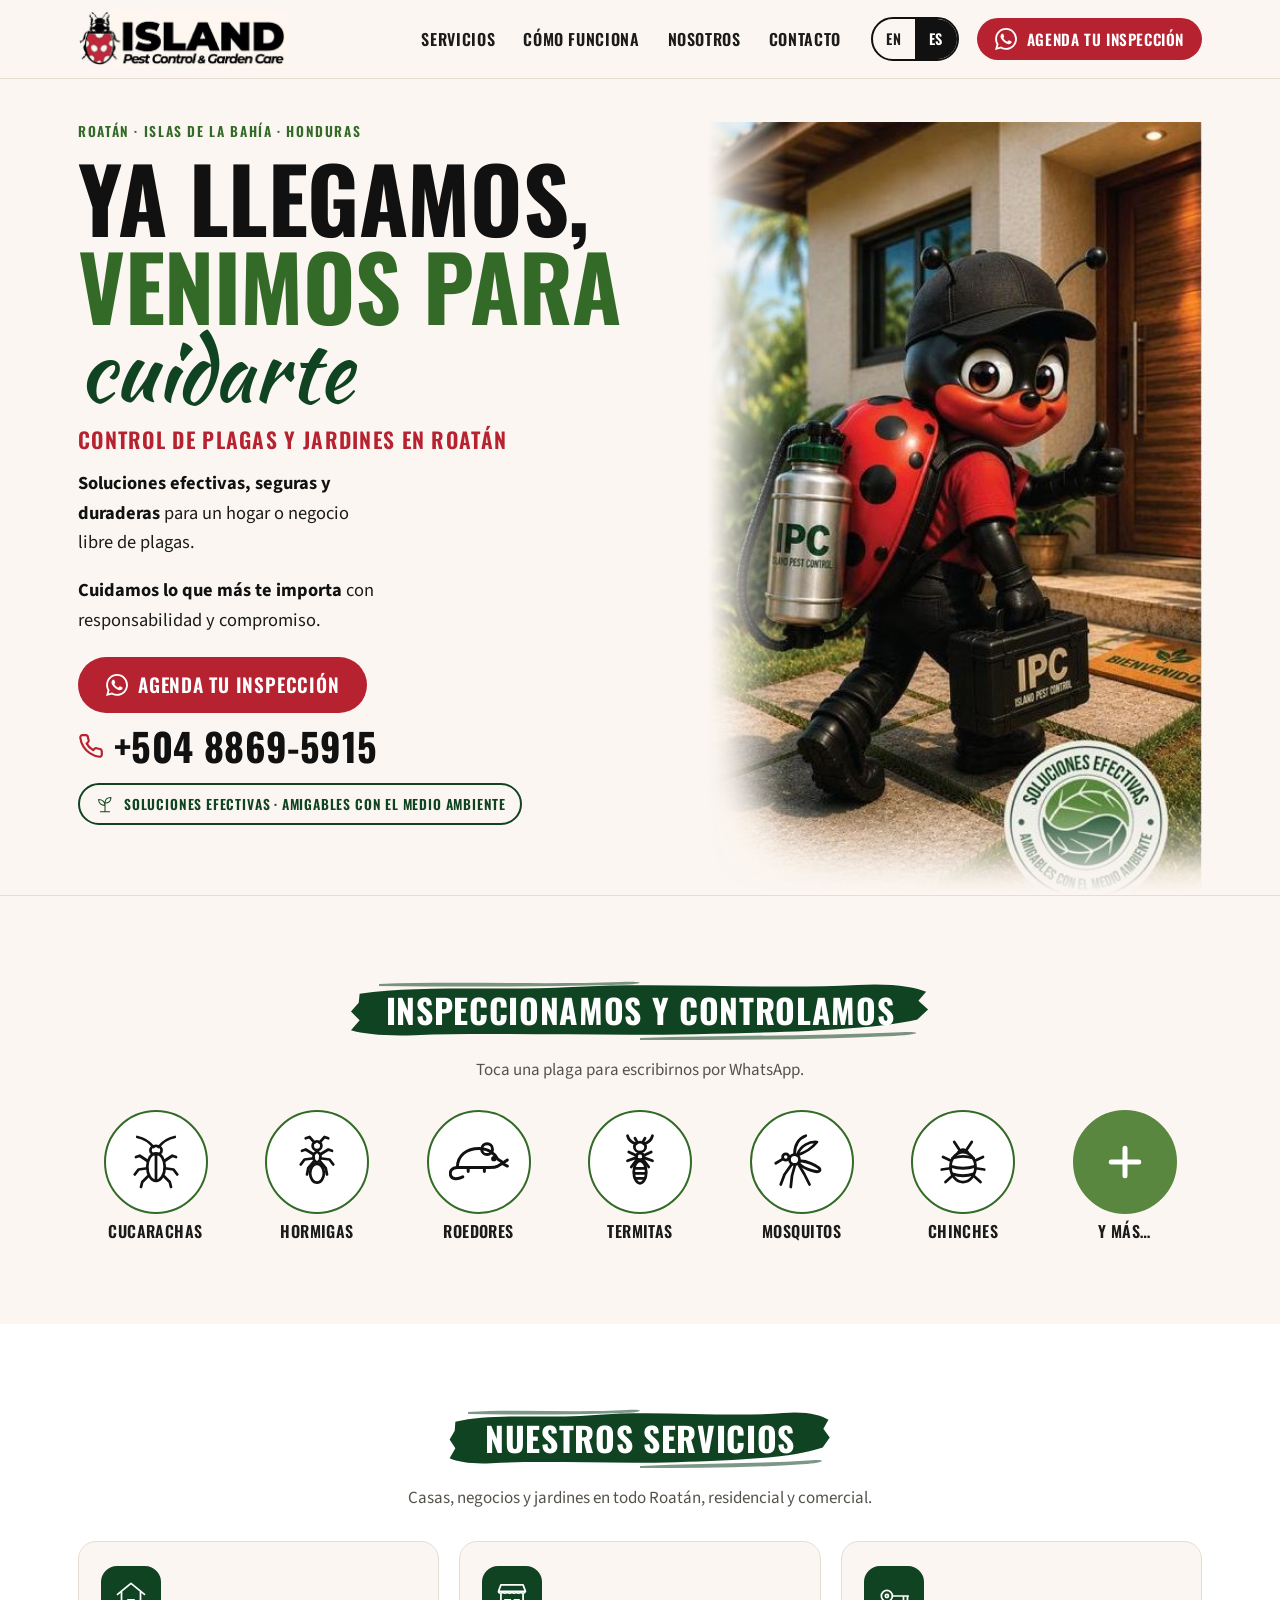
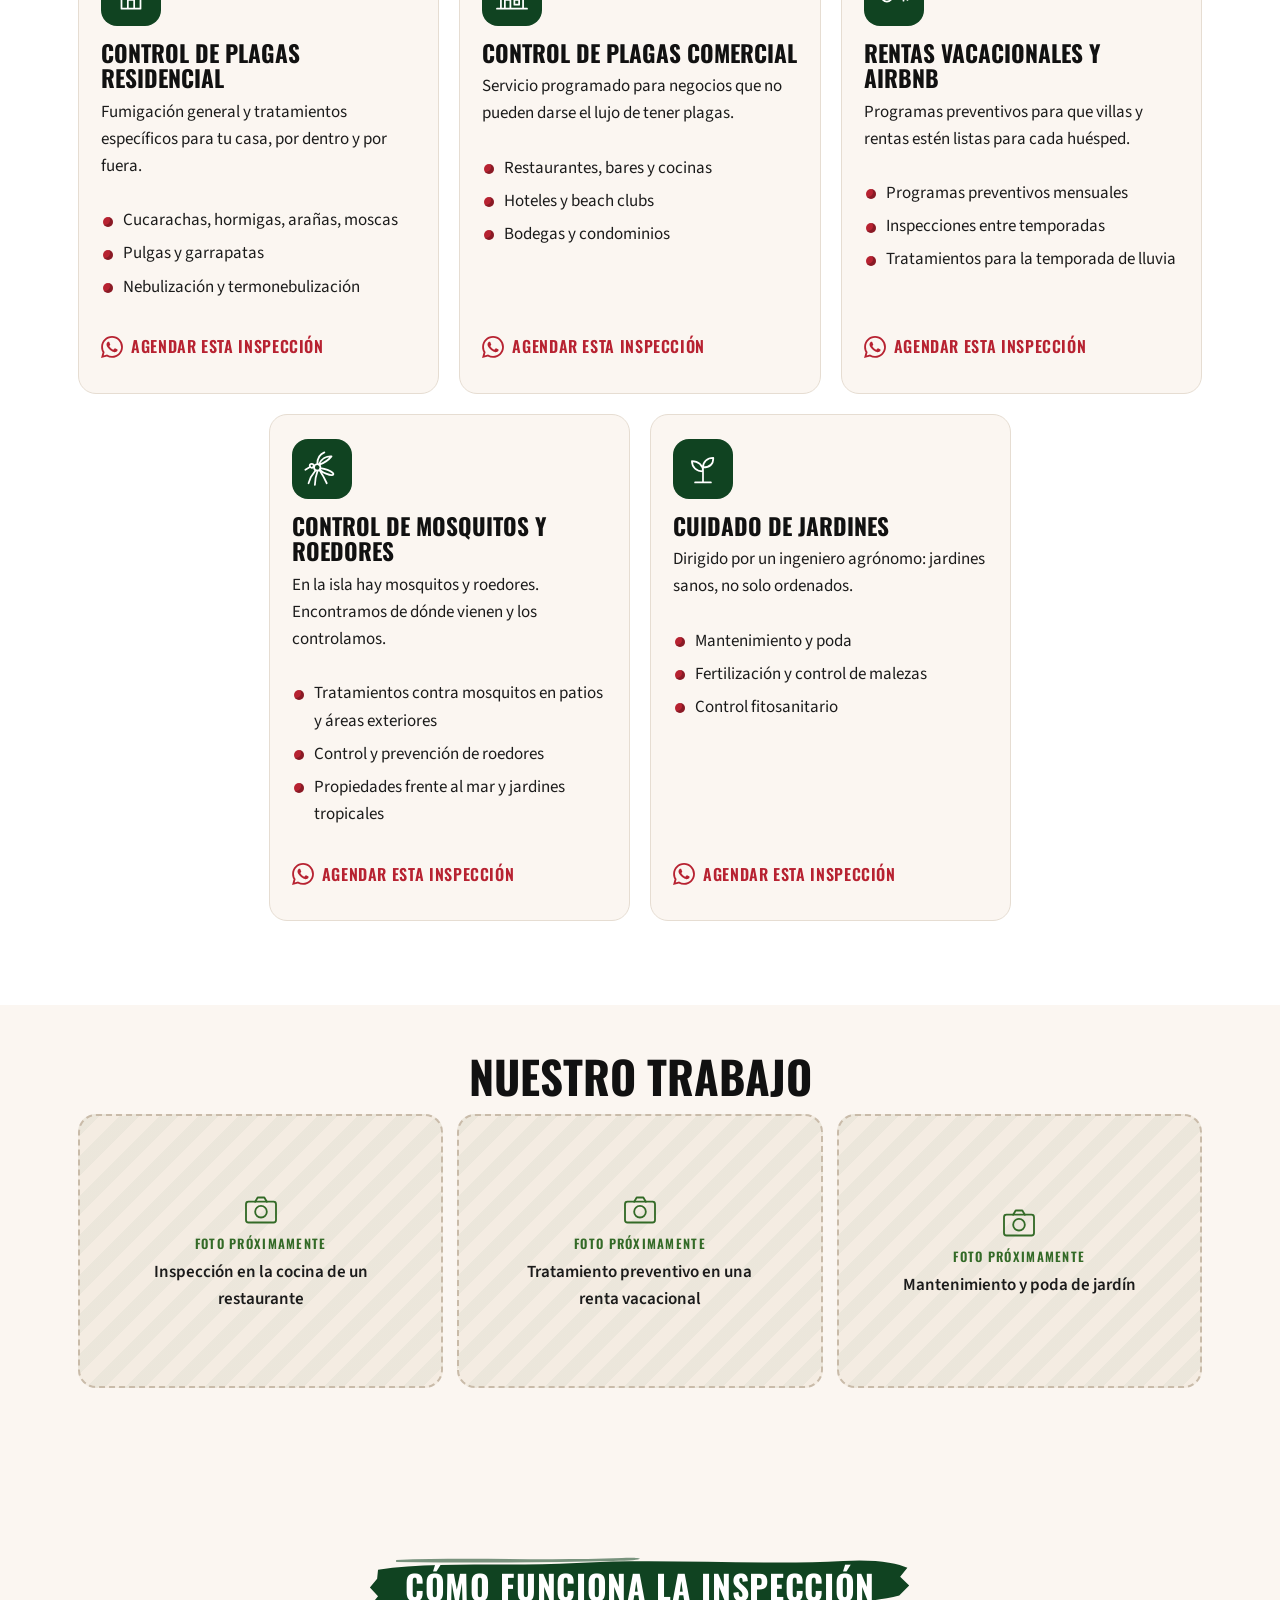
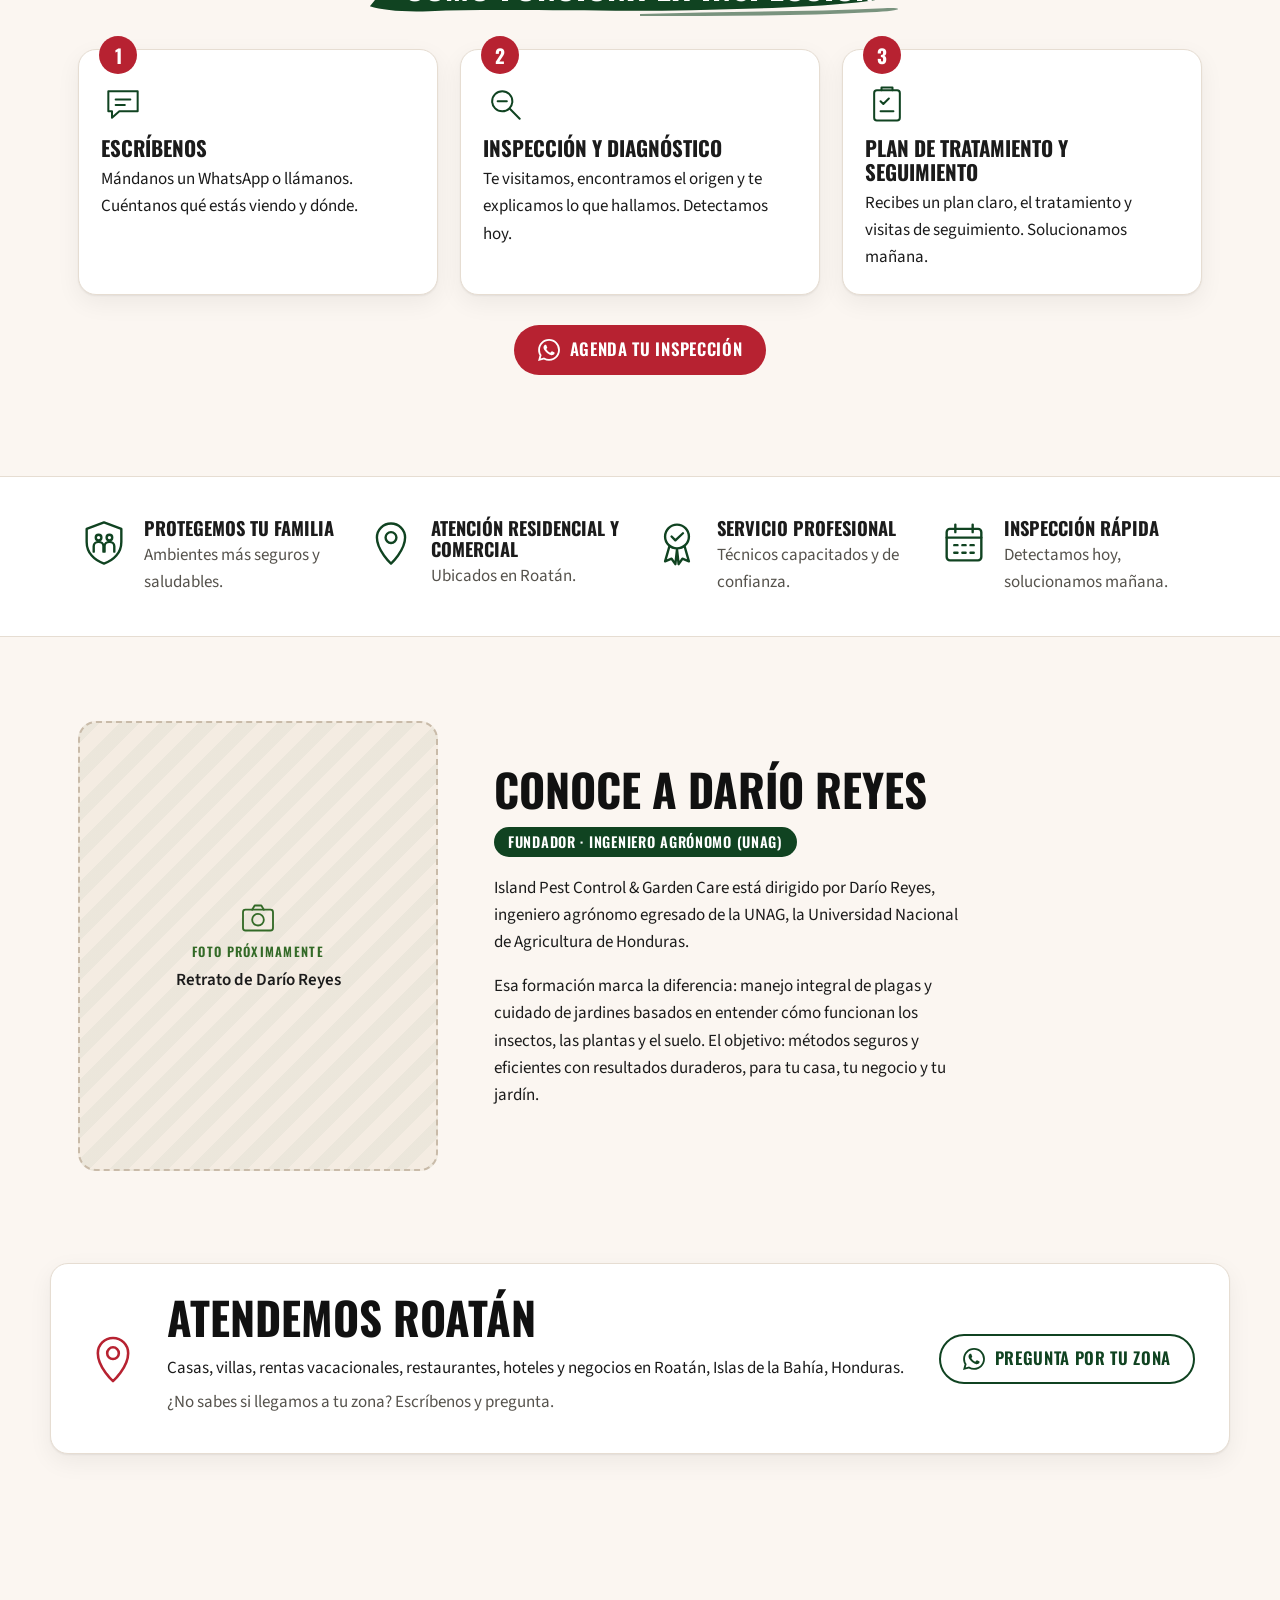
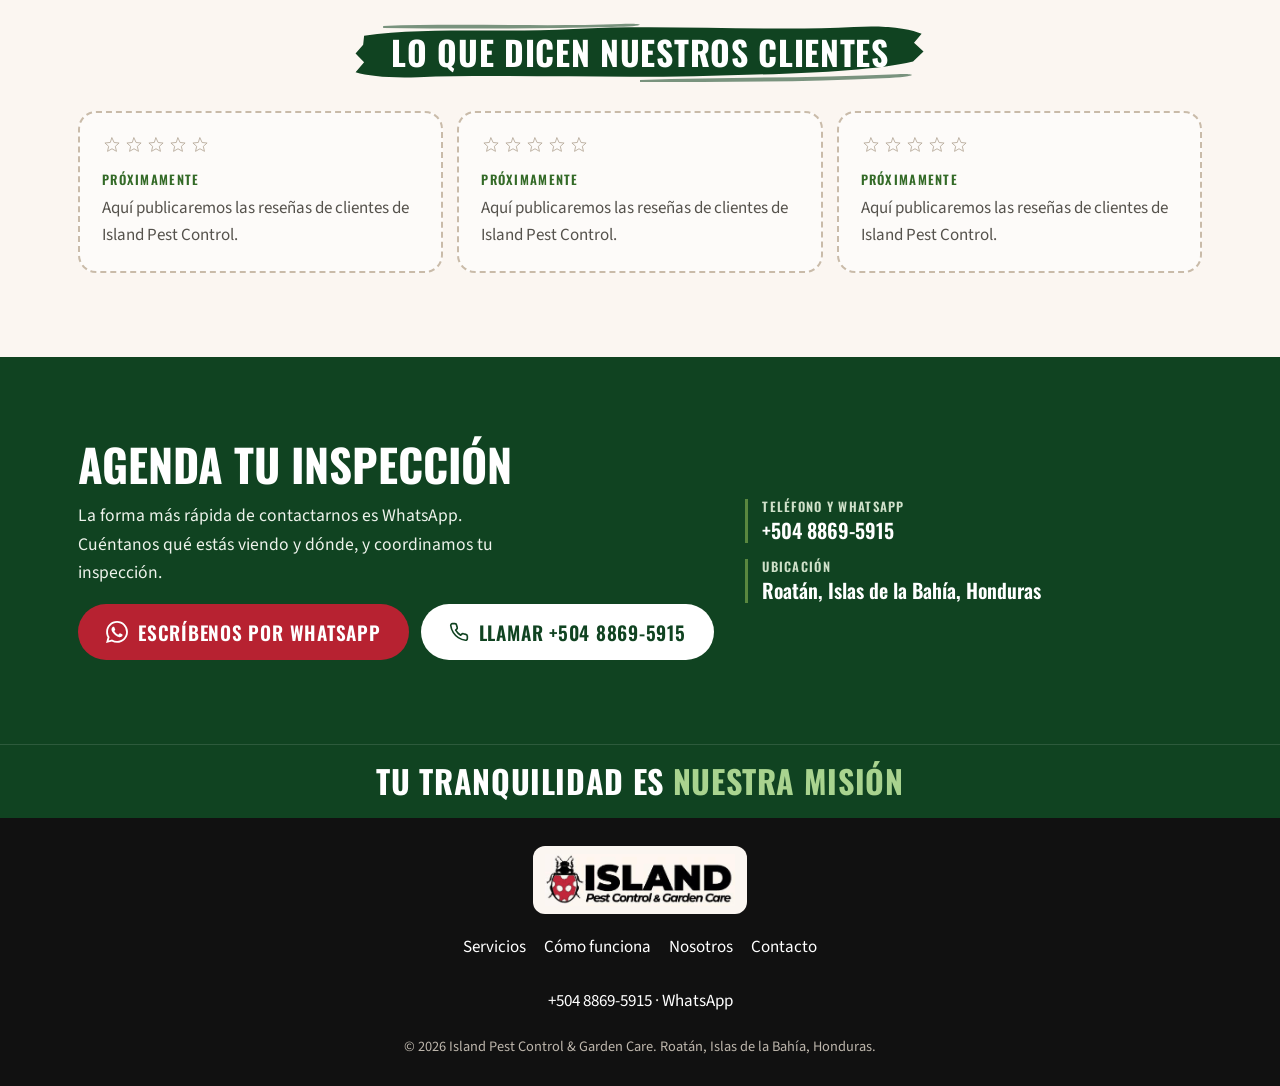
<file: es/index.html>
<!doctype html>
<html lang="es">
<head>
<meta charset="utf-8">
<meta name="viewport" content="width=device-width, initial-scale=1">
<title>Island Pest Control & Garden Care | Control de plagas en Roatán</title>
<meta name="description" content="Control de plagas y cuidado de jardines en Roatán, Islas de la Bahía. Casas, restaurantes, hoteles y rentas vacacionales. Agenda tu inspección por WhatsApp: +504 8869-5915.">
<link rel="canonical" href="https://russlanyes.github.io/island-pest-control/es/">
<link rel="alternate" hreflang="en" href="https://russlanyes.github.io/island-pest-control/">
<link rel="alternate" hreflang="es" href="https://russlanyes.github.io/island-pest-control/es/">
<link rel="alternate" hreflang="x-default" href="https://russlanyes.github.io/island-pest-control/">
<meta name="theme-color" content="#fbf6f1">
<meta property="og:type" content="website">
<meta property="og:site_name" content="Island Pest Control & Garden Care">
<meta property="og:title" content="Island Pest Control & Garden Care: Ya llegamos, venimos para cuidarte">
<meta property="og:description" content="Control de plagas y cuidado de jardines en Roatán, Islas de la Bahía. Casas, restaurantes, hoteles y rentas vacacionales. Agenda tu inspección por WhatsApp: +504 8869-5915.">
<meta property="og:url" content="https://russlanyes.github.io/island-pest-control/es/">
<meta property="og:image" content="https://russlanyes.github.io/island-pest-control/assets/og-image.jpg">
<meta property="og:image:width" content="1200">
<meta property="og:image:height" content="630">
<meta property="og:locale" content="es_HN">
<meta property="og:locale:alternate" content="en_US">
<meta name="twitter:card" content="summary_large_image">
<link rel="icon" type="image/png" href="../assets/favicon.png">
<link rel="apple-touch-icon" href="../assets/apple-touch-icon.png">
<link rel="preconnect" href="https://fonts.googleapis.com">
<link rel="preconnect" href="https://fonts.gstatic.com" crossorigin>
<link rel="stylesheet" href="https://fonts.googleapis.com/css2?family=Oswald:wght@600;700&family=Source+Sans+3:wght@400;600;700&family=Kaushan+Script&display=swap">
<link rel="stylesheet" href="../assets/styles.css">
<script type="application/ld+json">
{
  "@context": "https://schema.org",
  "@type": [
    "LocalBusiness",
    "HomeAndConstructionBusiness"
  ],
  "@id": "https://russlanyes.github.io/island-pest-control/#business",
  "name": "Island Pest Control & Garden Care",
  "alternateName": "IPC",
  "url": "https://russlanyes.github.io/island-pest-control/es/",
  "logo": "https://russlanyes.github.io/island-pest-control/assets/wordmark.png",
  "image": "https://russlanyes.github.io/island-pest-control/assets/og-image.jpg",
  "description": "Control de plagas y cuidado de jardines en Roatán, Islas de la Bahía. Casas, restaurantes, hoteles y rentas vacacionales. Agenda tu inspección por WhatsApp: +504 8869-5915.",
  "telephone": "+504 8869-5915",
  "address": {
    "@type": "PostalAddress",
    "addressLocality": "Roatán",
    "addressRegion": "Islas de la Bahía",
    "addressCountry": "HN"
  },
  "areaServed": {
    "@type": "Place",
    "name": "Roatán, Bay Islands, Honduras"
  },
  "knowsLanguage": [
    "en",
    "es"
  ],
  "slogan": "Tu tranquilidad es nuestra misión",
  "founder": {
    "@type": "Person",
    "name": "Darío Reyes",
    "jobTitle": "Ingeniero agrónomo",
    "alumniOf": {
      "@type": "CollegeOrUniversity",
      "name": "Universidad Nacional de Agricultura (UNAG)"
    }
  },
  "contactPoint": {
    "@type": "ContactPoint",
    "telephone": "+504 8869-5915",
    "contactType": "customer service",
    "availableLanguage": [
      "English",
      "Spanish"
    ]
  },
  "hasOfferCatalog": {
    "@type": "OfferCatalog",
    "name": "Nuestros servicios",
    "itemListElement": [
      {
        "@type": "Offer",
        "itemOffered": {
          "@type": "Service",
          "name": "Control de plagas residencial",
          "description": "Fumigación general y tratamientos específicos para tu casa, por dentro y por fuera."
        }
      },
      {
        "@type": "Offer",
        "itemOffered": {
          "@type": "Service",
          "name": "Control de plagas comercial",
          "description": "Servicio programado para negocios que no pueden darse el lujo de tener plagas."
        }
      },
      {
        "@type": "Offer",
        "itemOffered": {
          "@type": "Service",
          "name": "Rentas vacacionales y Airbnb",
          "description": "Programas preventivos para que villas y rentas estén listas para cada huésped."
        }
      },
      {
        "@type": "Offer",
        "itemOffered": {
          "@type": "Service",
          "name": "Control de mosquitos y roedores",
          "description": "En la isla hay mosquitos y roedores. Encontramos de dónde vienen y los controlamos."
        }
      },
      {
        "@type": "Offer",
        "itemOffered": {
          "@type": "Service",
          "name": "Cuidado de jardines",
          "description": "Dirigido por un ingeniero agrónomo: jardines sanos, no solo ordenados."
        }
      }
    ]
  }
}
</script>
</head>
<body>
<a class="skip" href="#main">Saltar al contenido</a>

<header class="site-header">
  <div class="wrap hdr">
    <a class="brand" href="./" aria-label="Island Pest Control & Garden Care, inicio"><img src="../assets/wordmark.png" width="425" height="117" alt="Island Pest Control &amp; Garden Care"></a>
    <nav class="nav" aria-label="Principal">
      <button class="nav-toggle" type="button" aria-expanded="false" aria-controls="nav-list"><span class="bars" aria-hidden="true"></span><span class="nav-toggle-l">Menú</span></button>
      <ul id="nav-list" class="nav-list"><li><a href="#servicios">Servicios</a></li><li><a href="#como">Cómo funciona</a></li><li><a href="#nosotros">Nosotros</a></li><li><a href="#contacto">Contacto</a></li></ul>
    </nav>
    <div class="lang" role="group" aria-label="Idioma"><a href="../" hreflang="en" lang="en">EN</a><a href="./" hreflang="es" lang="es" aria-current="true">ES</a></div>
    <a class="btn btn-red btn-sm hdr-cta" href="https://wa.me/50488695915?text=Hola%20Island%20Pest%20Control%2C%20quiero%20agendar%20una%20inspecci%C3%B3n." target="_blank" rel="noopener"><svg class="wa-ico" viewBox="0 0 24 24" width="22" height="22" fill="currentColor" aria-hidden="true" focusable="false"><path d="M17.47 14.38c-.3-.15-1.76-.87-2.03-.97-.27-.1-.47-.15-.67.15-.2.3-.77.97-.94 1.16-.17.2-.35.22-.64.07-.3-.15-1.26-.46-2.39-1.47-.88-.79-1.48-1.76-1.65-2.06-.17-.3-.02-.46.13-.6.13-.14.3-.35.45-.52.15-.18.2-.3.3-.5.1-.2.05-.37-.03-.52-.07-.15-.67-1.61-.92-2.21-.24-.58-.49-.5-.67-.51h-.57c-.2 0-.52.07-.79.37-.27.3-1.04 1.02-1.04 2.48s1.07 2.88 1.21 3.07c.15.2 2.1 3.2 5.08 4.49.71.31 1.26.49 1.7.63.71.23 1.36.19 1.87.12.57-.09 1.76-.72 2-1.41.25-.7.25-1.29.18-1.41-.08-.13-.28-.2-.57-.35m-5.42 7.4h-.01a9.87 9.87 0 0 1-5.03-1.38l-.36-.21-3.74.98 1-3.65-.24-.37a9.86 9.86 0 0 1-1.51-5.26c0-5.45 4.44-9.88 9.89-9.88 2.64 0 5.12 1.03 6.99 2.9a9.83 9.83 0 0 1 2.89 6.99c0 5.45-4.44 9.88-9.88 9.88m8.41-18.3A11.82 11.82 0 0 0 12.05 0C5.5 0 .16 5.34.16 11.89c0 2.1.55 4.14 1.59 5.95L.06 24l6.3-1.65a11.88 11.88 0 0 0 5.68 1.45h.01c6.55 0 11.89-5.34 11.89-11.89 0-3.18-1.24-6.17-3.48-8.41Z"/></svg><span>Agenda tu inspección</span></a>
  </div>
</header>

<main id="main">
  <section class="hero" aria-labelledby="hero-h">
    <div class="wrap hero-grid">
      <div class="hero-copy">
        <p class="eyebrow">Roatán · Islas de la Bahía · Honduras</p>
        <h1 id="hero-h"><span class="h1-main">Ya llegamos,</span> <span class="h1-main h1-green">venimos para</span> <span class="script">cuidarte</span> <span class="h1-sub">Control de plagas y jardines en Roatán</span></h1>
        <p class="lede"><strong>Soluciones efectivas, seguras y duraderas</strong> para un hogar o negocio libre de plagas.</p>
        <p class="lede"><strong>Cuidamos lo que más te importa</strong> con responsabilidad y compromiso.</p>
        <div class="hero-ctas">
          <a class="btn btn-red btn-lg" href="https://wa.me/50488695915?text=Hola%20Island%20Pest%20Control%2C%20quiero%20agendar%20una%20inspecci%C3%B3n." target="_blank" rel="noopener"><svg class="wa-ico" viewBox="0 0 24 24" width="22" height="22" fill="currentColor" aria-hidden="true" focusable="false"><path d="M17.47 14.38c-.3-.15-1.76-.87-2.03-.97-.27-.1-.47-.15-.67.15-.2.3-.77.97-.94 1.16-.17.2-.35.22-.64.07-.3-.15-1.26-.46-2.39-1.47-.88-.79-1.48-1.76-1.65-2.06-.17-.3-.02-.46.13-.6.13-.14.3-.35.45-.52.15-.18.2-.3.3-.5.1-.2.05-.37-.03-.52-.07-.15-.67-1.61-.92-2.21-.24-.58-.49-.5-.67-.51h-.57c-.2 0-.52.07-.79.37-.27.3-1.04 1.02-1.04 2.48s1.07 2.88 1.21 3.07c.15.2 2.1 3.2 5.08 4.49.71.31 1.26.49 1.7.63.71.23 1.36.19 1.87.12.57-.09 1.76-.72 2-1.41.25-.7.25-1.29.18-1.41-.08-.13-.28-.2-.57-.35m-5.42 7.4h-.01a9.87 9.87 0 0 1-5.03-1.38l-.36-.21-3.74.98 1-3.65-.24-.37a9.86 9.86 0 0 1-1.51-5.26c0-5.45 4.44-9.88 9.89-9.88 2.64 0 5.12 1.03 6.99 2.9a9.83 9.83 0 0 1 2.89 6.99c0 5.45-4.44 9.88-9.88 9.88m8.41-18.3A11.82 11.82 0 0 0 12.05 0C5.5 0 .16 5.34.16 11.89c0 2.1.55 4.14 1.59 5.95L.06 24l6.3-1.65a11.88 11.88 0 0 0 5.68 1.45h.01c6.55 0 11.89-5.34 11.89-11.89 0-3.18-1.24-6.17-3.48-8.41Z"/></svg><span>Agenda tu inspección</span></a>
          <a class="phone-big" href="tel:+50488695915"><svg class="ph-ico" viewBox="0 0 24 24" width="20" height="20" fill="none" stroke="currentColor" stroke-width="2" stroke-linecap="round" stroke-linejoin="round" aria-hidden="true" focusable="false"><path d="M22 16.9v3a2 2 0 0 1-2.2 2 19.8 19.8 0 0 1-8.6-3.1 19.5 19.5 0 0 1-6-6A19.8 19.8 0 0 1 2.1 4.2 2 2 0 0 1 4.1 2h3a2 2 0 0 1 2 1.7c.1.9.4 1.8.7 2.7a2 2 0 0 1-.5 2.1L8 9.8a16 16 0 0 0 6 6l1.3-1.3a2 2 0 0 1 2.1-.4c.9.3 1.8.6 2.7.7a2 2 0 0 1 1.7 2z"/></svg><span>+504 8869-5915</span></a>
        </div>
        <p class="eco"><svg class="eco-ico" viewBox="0 0 48 48" width="22" height="22" fill="none" stroke="currentColor" stroke-width="2.2" stroke-linecap="round" stroke-linejoin="round" aria-hidden="true" focusable="false"><path d="M24 41V22M24 27c0-8-6-13-14-13 0 8 6 13 14 13ZM24 22c0-7 5-12 13-12 0 8-5 12-13 12ZM14 41h20"/></svg><span>Soluciones efectivas · Amigables con el medio ambiente</span></p>
      </div>
      <div class="hero-art">
        <img src="../assets/mascot.jpg" width="448" height="700" alt="Mascota de IPC: una mariquita técnica con gorra negra, fumigadora IPC y caja de herramientas frente a la puerta de una casa en Roatán" fetchpriority="high">
      </div>
    </div>
  </section>

  <section id="plagas" class="pests" aria-labelledby="pests-h">
    <div class="wrap">
      <h2 id="pests-h" class="brush">Inspeccionamos y controlamos</h2>
      <p class="center muted">Toca una plaga para escribirnos por WhatsApp.</p>
      <ul class="pest-grid"><li><a class="pest" href="https://wa.me/50488695915?text=Hola%20Island%20Pest%20Control%2C%20quiero%20agendar%20una%20inspecci%C3%B3n%20por%20cucarachas." target="_blank" rel="noopener"><span class="pest-ring"><svg class="ico" viewBox="0 0 48 48" width="48" height="48" fill="none" stroke="currentColor" stroke-width="2.2" stroke-linecap="round" stroke-linejoin="round" aria-hidden="true" focusable="false"><ellipse cx="24" cy="28" rx="7" ry="11"/><ellipse cx="24" cy="14.5" rx="4.5" ry="3.5"/><path d="M24 19v20M22 12c-4-5-8-7-13-8M26 12c4-5 8-7 13-8M17 23l-6-4-3 1M31 23l6-4 3 1M17 29l-7 1-3 4M31 29l7 1 3 4M18 35l-5 5-1 4M30 35l5 5 1 4"/></svg></span><span class="pest-name">Cucarachas</span></a></li><li><a class="pest" href="https://wa.me/50488695915?text=Hola%20Island%20Pest%20Control%2C%20quiero%20agendar%20una%20inspecci%C3%B3n%20por%20hormigas." target="_blank" rel="noopener"><span class="pest-ring"><svg class="ico" viewBox="0 0 48 48" width="48" height="48" fill="none" stroke="currentColor" stroke-width="2.2" stroke-linecap="round" stroke-linejoin="round" aria-hidden="true" focusable="false"><circle cx="24" cy="11" r="3.5"/><ellipse cx="24" cy="20" rx="2.8" ry="4"/><ellipse cx="24" cy="33" rx="5.5" ry="7.5"/><path d="M22 8.5 18 4l-3 1M26 8.5 30 4l3 1M21.5 18 15 14l-3 1M26.5 18l6.5-4 3 1M21.5 21 14 22l-3 4M26.5 21l7.5 1 3 4M22 23l-5 6-1 5M26 23l5 6 1 5"/></svg></span><span class="pest-name">Hormigas</span></a></li><li><a class="pest" href="https://wa.me/50488695915?text=Hola%20Island%20Pest%20Control%2C%20quiero%20agendar%20una%20inspecci%C3%B3n%20por%20roedores." target="_blank" rel="noopener"><span class="pest-ring"><svg class="ico" viewBox="0 0 48 48" width="48" height="48" fill="none" stroke="currentColor" stroke-width="2.2" stroke-linecap="round" stroke-linejoin="round" aria-hidden="true" focusable="false"><g transform="translate(24 24) scale(1.08) translate(-26 -29)"><path d="M10 33c0-9 7-14 16-14 7 0 12 4 14 8l4 2.5-4 2.5c-2 1-4 1-6 1H10Z"/><circle cx="32" cy="19.5" r="4"/><circle cx="37" cy="26.5" r=".9" fill="currentColor"/><path d="M10 33c-4 0-6 3-5 6s5 3 9 1M18 33v3M30 33v3M44 29.5l3-2M44 30.5l3 1.5"/></g></svg></span><span class="pest-name">Roedores</span></a></li><li><a class="pest" href="https://wa.me/50488695915?text=Hola%20Island%20Pest%20Control%2C%20quiero%20agendar%20una%20inspecci%C3%B3n%20por%20termitas." target="_blank" rel="noopener"><span class="pest-ring"><svg class="ico" viewBox="0 0 48 48" width="48" height="48" fill="none" stroke="currentColor" stroke-width="2.2" stroke-linecap="round" stroke-linejoin="round" aria-hidden="true" focusable="false"><ellipse cx="24" cy="12" rx="4.5" ry="4"/><ellipse cx="24" cy="19.5" rx="3" ry="2.6"/><ellipse cx="24" cy="32" rx="5" ry="9"/><path d="M22 8.5 20 5M26 8.5 28 5M19.5 29h9M19.3 33h9.4M20 37h8M21.5 19 15 16M26.5 19l6.5-3M21 20.5 14 23M27 20.5l7 2.5M21.5 22 17 28M26.5 22l4.5 6M21 9.5c-4-1-6-3-7-6.5M27 9.5c4-1 6-3 7-6.5"/></svg></span><span class="pest-name">Termitas</span></a></li><li><a class="pest" href="https://wa.me/50488695915?text=Hola%20Island%20Pest%20Control%2C%20quiero%20agendar%20una%20inspecci%C3%B3n%20por%20mosquitos." target="_blank" rel="noopener"><span class="pest-ring"><svg class="ico" viewBox="0 0 48 48" width="48" height="48" fill="none" stroke="currentColor" stroke-width="2.2" stroke-linecap="round" stroke-linejoin="round" aria-hidden="true" focusable="false"><circle cx="18" cy="22" r="4"/><circle cx="11" cy="20" r="2.5"/><ellipse cx="30" cy="27.5" rx="9" ry="2.6" transform="rotate(22 30 27.5)"/><path d="M8.8 21.5 3 25M20 18.5c3-8 10-11 16-10.5-4 5-10 8.5-15.5 10.5M18 18c0-8 4-13 9-15M16 25.5l-6 8.5-3 8M18.5 26l-2.5 9-1 9M21 25.5l5 8.5 4 8"/></svg></span><span class="pest-name">Mosquitos</span></a></li><li><a class="pest" href="https://wa.me/50488695915?text=Hola%20Island%20Pest%20Control%2C%20quiero%20agendar%20una%20inspecci%C3%B3n%20por%20chinches." target="_blank" rel="noopener"><span class="pest-ring"><svg class="ico" viewBox="0 0 48 48" width="48" height="48" fill="none" stroke="currentColor" stroke-width="2.2" stroke-linecap="round" stroke-linejoin="round" aria-hidden="true" focusable="false"><ellipse cx="24" cy="28" rx="10" ry="12"/><path d="M20 16.5q4-5 8 0M15.5 21q8.5-3 17 0M14.5 27.5q9.5 3 19 0M15.5 33.5q8.5 3 17 0M21 14l-4-6M27 14l4-6M14.5 23 8 20M33.5 23l6.5-3M14 29l-7 1M34 29l7 1M15.5 35 10 40M32.5 35l5.5 5"/></svg></span><span class="pest-name">Chinches</span></a></li><li><a class="pest pest-more" href="https://wa.me/50488695915?text=Hola%20Island%20Pest%20Control%2C%20quiero%20agendar%20una%20inspecci%C3%B3n.%20El%20problema%20es%3A%20" target="_blank" rel="noopener"><span class="pest-ring"><svg class="ico" viewBox="0 0 48 48" width="48" height="48" fill="none" stroke="currentColor" stroke-width="2.2" stroke-linecap="round" stroke-linejoin="round" aria-hidden="true" focusable="false"><path d="M24 13v22M13 24h22" stroke-width="4"/></svg></span><span class="pest-name">Y más…</span></a></li></ul>
    </div>
  </section>

  <section id="servicios" class="services" aria-labelledby="svc-h">
    <div class="wrap">
      <h2 id="svc-h" class="brush">Nuestros servicios</h2>
      <p class="center muted">Casas, negocios y jardines en todo Roatán, residencial y comercial.</p>
      <div class="svc-grid"><article class="card svc"><div class="svc-ico"><svg class="ico" viewBox="0 0 48 48" width="48" height="48" fill="none" stroke="currentColor" stroke-width="2.2" stroke-linecap="round" stroke-linejoin="round" aria-hidden="true" focusable="false"><path d="M7 22 24 8l17 14M12 18.5V40h24V18.5M20 40V29h8v11"/></svg></div><h3>Control de plagas residencial</h3><p>Fumigación general y tratamientos específicos para tu casa, por dentro y por fuera.</p><ul><li>Cucarachas, hormigas, arañas, moscas</li><li>Pulgas y garrapatas</li><li>Nebulización y termonebulización</li></ul><a class="link-wa" href="https://wa.me/50488695915?text=Hola%20Island%20Pest%20Control%2C%20quiero%20agendar%20una%20inspecci%C3%B3n%20para%20mi%20casa%20en%20Roat%C3%A1n." target="_blank" rel="noopener"><svg class="wa-ico" viewBox="0 0 24 24" width="22" height="22" fill="currentColor" aria-hidden="true" focusable="false"><path d="M17.47 14.38c-.3-.15-1.76-.87-2.03-.97-.27-.1-.47-.15-.67.15-.2.3-.77.97-.94 1.16-.17.2-.35.22-.64.07-.3-.15-1.26-.46-2.39-1.47-.88-.79-1.48-1.76-1.65-2.06-.17-.3-.02-.46.13-.6.13-.14.3-.35.45-.52.15-.18.2-.3.3-.5.1-.2.05-.37-.03-.52-.07-.15-.67-1.61-.92-2.21-.24-.58-.49-.5-.67-.51h-.57c-.2 0-.52.07-.79.37-.27.3-1.04 1.02-1.04 2.48s1.07 2.88 1.21 3.07c.15.2 2.1 3.2 5.08 4.49.71.31 1.26.49 1.7.63.71.23 1.36.19 1.87.12.57-.09 1.76-.72 2-1.41.25-.7.25-1.29.18-1.41-.08-.13-.28-.2-.57-.35m-5.42 7.4h-.01a9.87 9.87 0 0 1-5.03-1.38l-.36-.21-3.74.98 1-3.65-.24-.37a9.86 9.86 0 0 1-1.51-5.26c0-5.45 4.44-9.88 9.89-9.88 2.64 0 5.12 1.03 6.99 2.9a9.83 9.83 0 0 1 2.89 6.99c0 5.45-4.44 9.88-9.88 9.88m8.41-18.3A11.82 11.82 0 0 0 12.05 0C5.5 0 .16 5.34.16 11.89c0 2.1.55 4.14 1.59 5.95L.06 24l6.3-1.65a11.88 11.88 0 0 0 5.68 1.45h.01c6.55 0 11.89-5.34 11.89-11.89 0-3.18-1.24-6.17-3.48-8.41Z"/></svg><span>Agendar esta inspección</span></a></article><article class="card svc"><div class="svc-ico"><svg class="ico" viewBox="0 0 48 48" width="48" height="48" fill="none" stroke="currentColor" stroke-width="2.2" stroke-linecap="round" stroke-linejoin="round" aria-hidden="true" focusable="false"><path d="M7 18h34l-3-8H10Zm0 0c0 3 5.5 3 5.5 0 0 3 5.5 3 5.5 0 0 3 6 3 6 0 0 3 5.5 3 5.5 0 0 3 5.5 3 5.5 0 0 3 5.5 3 5.5 0M10 21.5V40h28V21.5M15 40V29h7v11M27 29h6v6h-6zM5 40h38"/></svg></div><h3>Control de plagas comercial</h3><p>Servicio programado para negocios que no pueden darse el lujo de tener plagas.</p><ul><li>Restaurantes, bares y cocinas</li><li>Hoteles y beach clubs</li><li>Bodegas y condominios</li></ul><a class="link-wa" href="https://wa.me/50488695915?text=Hola%20Island%20Pest%20Control%2C%20quiero%20agendar%20una%20inspecci%C3%B3n%20para%20mi%20negocio%20en%20Roat%C3%A1n." target="_blank" rel="noopener"><svg class="wa-ico" viewBox="0 0 24 24" width="22" height="22" fill="currentColor" aria-hidden="true" focusable="false"><path d="M17.47 14.38c-.3-.15-1.76-.87-2.03-.97-.27-.1-.47-.15-.67.15-.2.3-.77.97-.94 1.16-.17.2-.35.22-.64.07-.3-.15-1.26-.46-2.39-1.47-.88-.79-1.48-1.76-1.65-2.06-.17-.3-.02-.46.13-.6.13-.14.3-.35.45-.52.15-.18.2-.3.3-.5.1-.2.05-.37-.03-.52-.07-.15-.67-1.61-.92-2.21-.24-.58-.49-.5-.67-.51h-.57c-.2 0-.52.07-.79.37-.27.3-1.04 1.02-1.04 2.48s1.07 2.88 1.21 3.07c.15.2 2.1 3.2 5.08 4.49.71.31 1.26.49 1.7.63.71.23 1.36.19 1.87.12.57-.09 1.76-.72 2-1.41.25-.7.25-1.29.18-1.41-.08-.13-.28-.2-.57-.35m-5.42 7.4h-.01a9.87 9.87 0 0 1-5.03-1.38l-.36-.21-3.74.98 1-3.65-.24-.37a9.86 9.86 0 0 1-1.51-5.26c0-5.45 4.44-9.88 9.89-9.88 2.64 0 5.12 1.03 6.99 2.9a9.83 9.83 0 0 1 2.89 6.99c0 5.45-4.44 9.88-9.88 9.88m8.41-18.3A11.82 11.82 0 0 0 12.05 0C5.5 0 .16 5.34.16 11.89c0 2.1.55 4.14 1.59 5.95L.06 24l6.3-1.65a11.88 11.88 0 0 0 5.68 1.45h.01c6.55 0 11.89-5.34 11.89-11.89 0-3.18-1.24-6.17-3.48-8.41Z"/></svg><span>Agendar esta inspección</span></a></article><article class="card svc"><div class="svc-ico"><svg class="ico" viewBox="0 0 48 48" width="48" height="48" fill="none" stroke="currentColor" stroke-width="2.2" stroke-linecap="round" stroke-linejoin="round" aria-hidden="true" focusable="false"><circle cx="15" cy="24" r="7"/><circle cx="15" cy="24" r="2"/><path d="M22 24h20M36 24v6M41 24v5"/></svg></div><h3>Rentas vacacionales y Airbnb</h3><p>Programas preventivos para que villas y rentas estén listas para cada huésped.</p><ul><li>Programas preventivos mensuales</li><li>Inspecciones entre temporadas</li><li>Tratamientos para la temporada de lluvia</li></ul><a class="link-wa" href="https://wa.me/50488695915?text=Hola%20Island%20Pest%20Control%2C%20quiero%20agendar%20una%20inspecci%C3%B3n%20para%20mi%20renta%20vacacional%20%2F%20Airbnb%20en%20Roat%C3%A1n." target="_blank" rel="noopener"><svg class="wa-ico" viewBox="0 0 24 24" width="22" height="22" fill="currentColor" aria-hidden="true" focusable="false"><path d="M17.47 14.38c-.3-.15-1.76-.87-2.03-.97-.27-.1-.47-.15-.67.15-.2.3-.77.97-.94 1.16-.17.2-.35.22-.64.07-.3-.15-1.26-.46-2.39-1.47-.88-.79-1.48-1.76-1.65-2.06-.17-.3-.02-.46.13-.6.13-.14.3-.35.45-.52.15-.18.2-.3.3-.5.1-.2.05-.37-.03-.52-.07-.15-.67-1.61-.92-2.21-.24-.58-.49-.5-.67-.51h-.57c-.2 0-.52.07-.79.37-.27.3-1.04 1.02-1.04 2.48s1.07 2.88 1.21 3.07c.15.2 2.1 3.2 5.08 4.49.71.31 1.26.49 1.7.63.71.23 1.36.19 1.87.12.57-.09 1.76-.72 2-1.41.25-.7.25-1.29.18-1.41-.08-.13-.28-.2-.57-.35m-5.42 7.4h-.01a9.87 9.87 0 0 1-5.03-1.38l-.36-.21-3.74.98 1-3.65-.24-.37a9.86 9.86 0 0 1-1.51-5.26c0-5.45 4.44-9.88 9.89-9.88 2.64 0 5.12 1.03 6.99 2.9a9.83 9.83 0 0 1 2.89 6.99c0 5.45-4.44 9.88-9.88 9.88m8.41-18.3A11.82 11.82 0 0 0 12.05 0C5.5 0 .16 5.34.16 11.89c0 2.1.55 4.14 1.59 5.95L.06 24l6.3-1.65a11.88 11.88 0 0 0 5.68 1.45h.01c6.55 0 11.89-5.34 11.89-11.89 0-3.18-1.24-6.17-3.48-8.41Z"/></svg><span>Agendar esta inspección</span></a></article><article class="card svc"><div class="svc-ico"><svg class="ico" viewBox="0 0 48 48" width="48" height="48" fill="none" stroke="currentColor" stroke-width="2.2" stroke-linecap="round" stroke-linejoin="round" aria-hidden="true" focusable="false"><circle cx="18" cy="22" r="4"/><circle cx="11" cy="20" r="2.5"/><ellipse cx="30" cy="27.5" rx="9" ry="2.6" transform="rotate(22 30 27.5)"/><path d="M8.8 21.5 3 25M20 18.5c3-8 10-11 16-10.5-4 5-10 8.5-15.5 10.5M18 18c0-8 4-13 9-15M16 25.5l-6 8.5-3 8M18.5 26l-2.5 9-1 9M21 25.5l5 8.5 4 8"/></svg></div><h3>Control de mosquitos y roedores</h3><p>En la isla hay mosquitos y roedores. Encontramos de dónde vienen y los controlamos.</p><ul><li>Tratamientos contra mosquitos en patios y áreas exteriores</li><li>Control y prevención de roedores</li><li>Propiedades frente al mar y jardines tropicales</li></ul><a class="link-wa" href="https://wa.me/50488695915?text=Hola%20Island%20Pest%20Control%2C%20quiero%20agendar%20una%20inspecci%C3%B3n%20para%20control%20de%20mosquitos%20%2F%20roedores." target="_blank" rel="noopener"><svg class="wa-ico" viewBox="0 0 24 24" width="22" height="22" fill="currentColor" aria-hidden="true" focusable="false"><path d="M17.47 14.38c-.3-.15-1.76-.87-2.03-.97-.27-.1-.47-.15-.67.15-.2.3-.77.97-.94 1.16-.17.2-.35.22-.64.07-.3-.15-1.26-.46-2.39-1.47-.88-.79-1.48-1.76-1.65-2.06-.17-.3-.02-.46.13-.6.13-.14.3-.35.45-.52.15-.18.2-.3.3-.5.1-.2.05-.37-.03-.52-.07-.15-.67-1.61-.92-2.21-.24-.58-.49-.5-.67-.51h-.57c-.2 0-.52.07-.79.37-.27.3-1.04 1.02-1.04 2.48s1.07 2.88 1.21 3.07c.15.2 2.1 3.2 5.08 4.49.71.31 1.26.49 1.7.63.71.23 1.36.19 1.87.12.57-.09 1.76-.72 2-1.41.25-.7.25-1.29.18-1.41-.08-.13-.28-.2-.57-.35m-5.42 7.4h-.01a9.87 9.87 0 0 1-5.03-1.38l-.36-.21-3.74.98 1-3.65-.24-.37a9.86 9.86 0 0 1-1.51-5.26c0-5.45 4.44-9.88 9.89-9.88 2.64 0 5.12 1.03 6.99 2.9a9.83 9.83 0 0 1 2.89 6.99c0 5.45-4.44 9.88-9.88 9.88m8.41-18.3A11.82 11.82 0 0 0 12.05 0C5.5 0 .16 5.34.16 11.89c0 2.1.55 4.14 1.59 5.95L.06 24l6.3-1.65a11.88 11.88 0 0 0 5.68 1.45h.01c6.55 0 11.89-5.34 11.89-11.89 0-3.18-1.24-6.17-3.48-8.41Z"/></svg><span>Agendar esta inspección</span></a></article><article class="card svc"><div class="svc-ico"><svg class="ico" viewBox="0 0 48 48" width="48" height="48" fill="none" stroke="currentColor" stroke-width="2.2" stroke-linecap="round" stroke-linejoin="round" aria-hidden="true" focusable="false"><path d="M24 41V22M24 27c0-8-6-13-14-13 0 8 6 13 14 13ZM24 22c0-7 5-12 13-12 0 8-5 12-13 12ZM14 41h20"/></svg></div><h3>Cuidado de jardines</h3><p>Dirigido por un ingeniero agrónomo: jardines sanos, no solo ordenados.</p><ul><li>Mantenimiento y poda</li><li>Fertilización y control de malezas</li><li>Control fitosanitario</li></ul><a class="link-wa" href="https://wa.me/50488695915?text=Hola%20Island%20Pest%20Control%2C%20quiero%20agendar%20una%20visita%20para%20el%20cuidado%20de%20mi%20jard%C3%ADn." target="_blank" rel="noopener"><svg class="wa-ico" viewBox="0 0 24 24" width="22" height="22" fill="currentColor" aria-hidden="true" focusable="false"><path d="M17.47 14.38c-.3-.15-1.76-.87-2.03-.97-.27-.1-.47-.15-.67.15-.2.3-.77.97-.94 1.16-.17.2-.35.22-.64.07-.3-.15-1.26-.46-2.39-1.47-.88-.79-1.48-1.76-1.65-2.06-.17-.3-.02-.46.13-.6.13-.14.3-.35.45-.52.15-.18.2-.3.3-.5.1-.2.05-.37-.03-.52-.07-.15-.67-1.61-.92-2.21-.24-.58-.49-.5-.67-.51h-.57c-.2 0-.52.07-.79.37-.27.3-1.04 1.02-1.04 2.48s1.07 2.88 1.21 3.07c.15.2 2.1 3.2 5.08 4.49.71.31 1.26.49 1.7.63.71.23 1.36.19 1.87.12.57-.09 1.76-.72 2-1.41.25-.7.25-1.29.18-1.41-.08-.13-.28-.2-.57-.35m-5.42 7.4h-.01a9.87 9.87 0 0 1-5.03-1.38l-.36-.21-3.74.98 1-3.65-.24-.37a9.86 9.86 0 0 1-1.51-5.26c0-5.45 4.44-9.88 9.89-9.88 2.64 0 5.12 1.03 6.99 2.9a9.83 9.83 0 0 1 2.89 6.99c0 5.45-4.44 9.88-9.88 9.88m8.41-18.3A11.82 11.82 0 0 0 12.05 0C5.5 0 .16 5.34.16 11.89c0 2.1.55 4.14 1.59 5.95L.06 24l6.3-1.65a11.88 11.88 0 0 0 5.68 1.45h.01c6.55 0 11.89-5.34 11.89-11.89 0-3.18-1.24-6.17-3.48-8.41Z"/></svg><span>Agendar esta inspección</span></a></article></div>
    </div>
  </section>

  <section id="trabajo" class="work" aria-labelledby="work-h">
    <div class="wrap">
      <h2 id="work-h" class="h2-plain">Nuestro trabajo</h2>
      <div class="ph-grid"><!-- PLACEHOLDER photo slots: see assets/PHOTOS-NEEDED.md --><figure class="ph-slot"><svg class="ph-cam" viewBox="0 0 48 48" width="40" height="40" fill="none" stroke="currentColor" stroke-width="2.2" stroke-linecap="round" stroke-linejoin="round" aria-hidden="true" focusable="false"><rect x="6" y="14" width="36" height="25" rx="3"/><path d="M17 14l3-5h8l3 5"/><circle cx="24" cy="26" r="7"/></svg><span class="ph-tag">Foto próximamente</span><figcaption>Inspección en la cocina de un restaurante</figcaption></figure><figure class="ph-slot"><svg class="ph-cam" viewBox="0 0 48 48" width="40" height="40" fill="none" stroke="currentColor" stroke-width="2.2" stroke-linecap="round" stroke-linejoin="round" aria-hidden="true" focusable="false"><rect x="6" y="14" width="36" height="25" rx="3"/><path d="M17 14l3-5h8l3 5"/><circle cx="24" cy="26" r="7"/></svg><span class="ph-tag">Foto próximamente</span><figcaption>Tratamiento preventivo en una renta vacacional</figcaption></figure><figure class="ph-slot"><svg class="ph-cam" viewBox="0 0 48 48" width="40" height="40" fill="none" stroke="currentColor" stroke-width="2.2" stroke-linecap="round" stroke-linejoin="round" aria-hidden="true" focusable="false"><rect x="6" y="14" width="36" height="25" rx="3"/><path d="M17 14l3-5h8l3 5"/><circle cx="24" cy="26" r="7"/></svg><span class="ph-tag">Foto próximamente</span><figcaption>Mantenimiento y poda de jardín</figcaption></figure></div>
    </div>
  </section>

  <section id="como" class="how" aria-labelledby="how-h">
    <div class="wrap">
      <h2 id="how-h" class="brush">Cómo funciona la inspección</h2>
      <ol class="steps"><li class="step"><span class="step-n" aria-hidden="true">1</span><div class="step-ico"><svg class="ico" viewBox="0 0 48 48" width="48" height="48" fill="none" stroke="currentColor" stroke-width="2.2" stroke-linecap="round" stroke-linejoin="round" aria-hidden="true" focusable="false"><path d="M8 10h32v22H20l-8 7v-7H8Z"/><path d="M16 19h16M16 25h10"/></svg></div><h3>Escríbenos</h3><p>Mándanos un WhatsApp o llámanos. Cuéntanos qué estás viendo y dónde.</p></li><li class="step"><span class="step-n" aria-hidden="true">2</span><div class="step-ico"><svg class="ico" viewBox="0 0 48 48" width="48" height="48" fill="none" stroke="currentColor" stroke-width="2.2" stroke-linecap="round" stroke-linejoin="round" aria-hidden="true" focusable="false"><circle cx="21" cy="21" r="11"/><path d="m29 29 11 11M16 21h10"/></svg></div><h3>Inspección y diagnóstico</h3><p>Te visitamos, encontramos el origen y te explicamos lo que hallamos. Detectamos hoy.</p></li><li class="step"><span class="step-n" aria-hidden="true">3</span><div class="step-ico"><svg class="ico" viewBox="0 0 48 48" width="48" height="48" fill="none" stroke="currentColor" stroke-width="2.2" stroke-linecap="round" stroke-linejoin="round" aria-hidden="true" focusable="false"><rect x="10" y="9" width="28" height="33" rx="3"/><path d="M18 9V6h12v3M17 21l3 3 6-6M17 32h14"/></svg></div><h3>Plan de tratamiento y seguimiento</h3><p>Recibes un plan claro, el tratamiento y visitas de seguimiento. Solucionamos mañana.</p></li></ol>
      <p class="center"><a class="btn btn-red" href="https://wa.me/50488695915?text=Hola%20Island%20Pest%20Control%2C%20quiero%20agendar%20una%20inspecci%C3%B3n." target="_blank" rel="noopener"><svg class="wa-ico" viewBox="0 0 24 24" width="22" height="22" fill="currentColor" aria-hidden="true" focusable="false"><path d="M17.47 14.38c-.3-.15-1.76-.87-2.03-.97-.27-.1-.47-.15-.67.15-.2.3-.77.97-.94 1.16-.17.2-.35.22-.64.07-.3-.15-1.26-.46-2.39-1.47-.88-.79-1.48-1.76-1.65-2.06-.17-.3-.02-.46.13-.6.13-.14.3-.35.45-.52.15-.18.2-.3.3-.5.1-.2.05-.37-.03-.52-.07-.15-.67-1.61-.92-2.21-.24-.58-.49-.5-.67-.51h-.57c-.2 0-.52.07-.79.37-.27.3-1.04 1.02-1.04 2.48s1.07 2.88 1.21 3.07c.15.2 2.1 3.2 5.08 4.49.71.31 1.26.49 1.7.63.71.23 1.36.19 1.87.12.57-.09 1.76-.72 2-1.41.25-.7.25-1.29.18-1.41-.08-.13-.28-.2-.57-.35m-5.42 7.4h-.01a9.87 9.87 0 0 1-5.03-1.38l-.36-.21-3.74.98 1-3.65-.24-.37a9.86 9.86 0 0 1-1.51-5.26c0-5.45 4.44-9.88 9.89-9.88 2.64 0 5.12 1.03 6.99 2.9a9.83 9.83 0 0 1 2.89 6.99c0 5.45-4.44 9.88-9.88 9.88m8.41-18.3A11.82 11.82 0 0 0 12.05 0C5.5 0 .16 5.34.16 11.89c0 2.1.55 4.14 1.59 5.95L.06 24l6.3-1.65a11.88 11.88 0 0 0 5.68 1.45h.01c6.55 0 11.89-5.34 11.89-11.89 0-3.18-1.24-6.17-3.48-8.41Z"/></svg><span>Agenda tu inspección</span></a></p>
    </div>
  </section>

  <section class="trust" aria-labelledby="trust-h">
    <div class="wrap">
      <h2 id="trust-h" class="sr-only">Por qué Island Pest Control</h2>
      <ul class="tiles"><li class="tile"><svg class="tile-ico" viewBox="0 0 48 48" width="52" height="52" fill="none" stroke="currentColor" stroke-width="2.2" stroke-linecap="round" stroke-linejoin="round" aria-hidden="true" focusable="false"><path d="M24 5l16 6v12c0 10-7 17-16 20C15 40 8 33 8 23V11Z"/><circle cx="19" cy="19" r="2.6"/><circle cx="29" cy="19" r="2.6"/><path d="M14.5 32v-5c0-2.2 2-4 4.5-4s4.5 1.8 4.5 4v5M24.5 32v-5c0-2.2 2-4 4.5-4s4.5 1.8 4.5 4v5"/></svg><div><h3>Protegemos tu familia</h3><p>Ambientes más seguros y saludables.</p></div></li><li class="tile"><svg class="tile-ico" viewBox="0 0 48 48" width="52" height="52" fill="none" stroke="currentColor" stroke-width="2.2" stroke-linecap="round" stroke-linejoin="round" aria-hidden="true" focusable="false"><path d="M24 43s13-12 13-24a13 13 0 0 0-26 0c0 12 13 24 13 24Z"/><circle cx="24" cy="19" r="5"/></svg><div><h3>Atención residencial y comercial</h3><p>Ubicados en Roatán.</p></div></li><li class="tile"><svg class="tile-ico" viewBox="0 0 48 48" width="52" height="52" fill="none" stroke="currentColor" stroke-width="2.2" stroke-linecap="round" stroke-linejoin="round" aria-hidden="true" focusable="false"><circle cx="24" cy="18" r="11"/><path d="m19 18 3.5 3.5L29.5 15M17 27l-4 14 6-2.5 3.5 5L24 30M31 27l4 14-6-2.5-3.5 5L24 30"/></svg><div><h3>Servicio profesional</h3><p>Técnicos capacitados y de confianza.</p></div></li><li class="tile"><svg class="tile-ico" viewBox="0 0 48 48" width="52" height="52" fill="none" stroke="currentColor" stroke-width="2.2" stroke-linecap="round" stroke-linejoin="round" aria-hidden="true" focusable="false"><rect x="8" y="11" width="32" height="29" rx="3"/><path d="M8 19h32M16 7v7M32 7v7M15 26h3M22.5 26h3M30 26h3M15 33h3M22.5 33h3M30 33h3"/></svg><div><h3>Inspección rápida</h3><p>Detectamos hoy, solucionamos mañana.</p></div></li></ul>
    </div>
  </section>

  <section id="nosotros" class="about" aria-labelledby="about-h">
    <div class="wrap about-grid">
      <figure class="ph-slot ph-portrait"><!-- PLACEHOLDER: portrait of Darío Reyes --><svg class="ph-cam" viewBox="0 0 48 48" width="40" height="40" fill="none" stroke="currentColor" stroke-width="2.2" stroke-linecap="round" stroke-linejoin="round" aria-hidden="true" focusable="false"><rect x="6" y="14" width="36" height="25" rx="3"/><path d="M17 14l3-5h8l3 5"/><circle cx="24" cy="26" r="7"/></svg><span class="ph-tag">Foto próximamente</span><figcaption>Retrato de Darío Reyes</figcaption></figure>
      <div>
        <h2 id="about-h" class="h2-plain">Conoce a Darío Reyes</h2>
        <p class="role">Fundador · Ingeniero agrónomo (UNAG)</p>
        <p>Island Pest Control & Garden Care está dirigido por Darío Reyes, ingeniero agrónomo egresado de la UNAG, la Universidad Nacional de Agricultura de Honduras.</p><p>Esa formación marca la diferencia: manejo integral de plagas y cuidado de jardines basados en entender cómo funcionan los insectos, las plantas y el suelo. El objetivo: métodos seguros y eficientes con resultados duraderos, para tu casa, tu negocio y tu jardín.</p>
      </div>
    </div>
  </section>

  <section id="zona" class="area" aria-labelledby="area-h">
    <div class="wrap area-box">
      <svg class="area-ico" viewBox="0 0 48 48" width="56" height="56" fill="none" stroke="currentColor" stroke-width="2.2" stroke-linecap="round" stroke-linejoin="round" aria-hidden="true" focusable="false"><path d="M24 43s13-12 13-24a13 13 0 0 0-26 0c0 12 13 24 13 24Z"/><circle cx="24" cy="19" r="5"/></svg>
      <div>
        <h2 id="area-h" class="h2-plain">Atendemos Roatán</h2>
        <p>Casas, villas, rentas vacacionales, restaurantes, hoteles y negocios en Roatán, Islas de la Bahía, Honduras.</p>
        <p class="muted">¿No sabes si llegamos a tu zona? Escríbenos y pregunta.</p>
      </div>
      <a class="btn btn-outline" href="https://wa.me/50488695915?text=Hola%20Island%20Pest%20Control%2C%20%C2%BFllegan%20a%20mi%20zona%20en%20Roat%C3%A1n%3F%20Estoy%20en%3A%20" target="_blank" rel="noopener"><svg class="wa-ico" viewBox="0 0 24 24" width="22" height="22" fill="currentColor" aria-hidden="true" focusable="false"><path d="M17.47 14.38c-.3-.15-1.76-.87-2.03-.97-.27-.1-.47-.15-.67.15-.2.3-.77.97-.94 1.16-.17.2-.35.22-.64.07-.3-.15-1.26-.46-2.39-1.47-.88-.79-1.48-1.76-1.65-2.06-.17-.3-.02-.46.13-.6.13-.14.3-.35.45-.52.15-.18.2-.3.3-.5.1-.2.05-.37-.03-.52-.07-.15-.67-1.61-.92-2.21-.24-.58-.49-.5-.67-.51h-.57c-.2 0-.52.07-.79.37-.27.3-1.04 1.02-1.04 2.48s1.07 2.88 1.21 3.07c.15.2 2.1 3.2 5.08 4.49.71.31 1.26.49 1.7.63.71.23 1.36.19 1.87.12.57-.09 1.76-.72 2-1.41.25-.7.25-1.29.18-1.41-.08-.13-.28-.2-.57-.35m-5.42 7.4h-.01a9.87 9.87 0 0 1-5.03-1.38l-.36-.21-3.74.98 1-3.65-.24-.37a9.86 9.86 0 0 1-1.51-5.26c0-5.45 4.44-9.88 9.89-9.88 2.64 0 5.12 1.03 6.99 2.9a9.83 9.83 0 0 1 2.89 6.99c0 5.45-4.44 9.88-9.88 9.88m8.41-18.3A11.82 11.82 0 0 0 12.05 0C5.5 0 .16 5.34.16 11.89c0 2.1.55 4.14 1.59 5.95L.06 24l6.3-1.65a11.88 11.88 0 0 0 5.68 1.45h.01c6.55 0 11.89-5.34 11.89-11.89 0-3.18-1.24-6.17-3.48-8.41Z"/></svg><span>Pregunta por tu zona</span></a>
    </div>
  </section>

  <section id="resenas" class="reviews" aria-labelledby="rev-h">
    <div class="wrap">
      <h2 id="rev-h" class="brush">Lo que dicen nuestros clientes</h2>
      <ul class="rev-grid"><li class="rev"><!-- PLACEHOLDER: replace with a real customer review (name + quote) once provided by the client --><div class="rev-stars" aria-hidden="true"><svg class="star" viewBox="0 0 48 48" width="20" height="20" fill="none" stroke="currentColor" stroke-width="2.2" stroke-linecap="round" stroke-linejoin="round" aria-hidden="true" focusable="false"><path d="m24 7 5 11 12 1.2-9 8 2.7 12L24 33l-10.7 6.2L16 27.2l-9-8L19 18Z"/></svg><svg class="star" viewBox="0 0 48 48" width="20" height="20" fill="none" stroke="currentColor" stroke-width="2.2" stroke-linecap="round" stroke-linejoin="round" aria-hidden="true" focusable="false"><path d="m24 7 5 11 12 1.2-9 8 2.7 12L24 33l-10.7 6.2L16 27.2l-9-8L19 18Z"/></svg><svg class="star" viewBox="0 0 48 48" width="20" height="20" fill="none" stroke="currentColor" stroke-width="2.2" stroke-linecap="round" stroke-linejoin="round" aria-hidden="true" focusable="false"><path d="m24 7 5 11 12 1.2-9 8 2.7 12L24 33l-10.7 6.2L16 27.2l-9-8L19 18Z"/></svg><svg class="star" viewBox="0 0 48 48" width="20" height="20" fill="none" stroke="currentColor" stroke-width="2.2" stroke-linecap="round" stroke-linejoin="round" aria-hidden="true" focusable="false"><path d="m24 7 5 11 12 1.2-9 8 2.7 12L24 33l-10.7 6.2L16 27.2l-9-8L19 18Z"/></svg><svg class="star" viewBox="0 0 48 48" width="20" height="20" fill="none" stroke="currentColor" stroke-width="2.2" stroke-linecap="round" stroke-linejoin="round" aria-hidden="true" focusable="false"><path d="m24 7 5 11 12 1.2-9 8 2.7 12L24 33l-10.7 6.2L16 27.2l-9-8L19 18Z"/></svg></div><span class="rev-tag">Próximamente</span><p>Aquí publicaremos las reseñas de clientes de Island Pest Control.</p></li><li class="rev"><!-- PLACEHOLDER: replace with a real customer review (name + quote) once provided by the client --><div class="rev-stars" aria-hidden="true"><svg class="star" viewBox="0 0 48 48" width="20" height="20" fill="none" stroke="currentColor" stroke-width="2.2" stroke-linecap="round" stroke-linejoin="round" aria-hidden="true" focusable="false"><path d="m24 7 5 11 12 1.2-9 8 2.7 12L24 33l-10.7 6.2L16 27.2l-9-8L19 18Z"/></svg><svg class="star" viewBox="0 0 48 48" width="20" height="20" fill="none" stroke="currentColor" stroke-width="2.2" stroke-linecap="round" stroke-linejoin="round" aria-hidden="true" focusable="false"><path d="m24 7 5 11 12 1.2-9 8 2.7 12L24 33l-10.7 6.2L16 27.2l-9-8L19 18Z"/></svg><svg class="star" viewBox="0 0 48 48" width="20" height="20" fill="none" stroke="currentColor" stroke-width="2.2" stroke-linecap="round" stroke-linejoin="round" aria-hidden="true" focusable="false"><path d="m24 7 5 11 12 1.2-9 8 2.7 12L24 33l-10.7 6.2L16 27.2l-9-8L19 18Z"/></svg><svg class="star" viewBox="0 0 48 48" width="20" height="20" fill="none" stroke="currentColor" stroke-width="2.2" stroke-linecap="round" stroke-linejoin="round" aria-hidden="true" focusable="false"><path d="m24 7 5 11 12 1.2-9 8 2.7 12L24 33l-10.7 6.2L16 27.2l-9-8L19 18Z"/></svg><svg class="star" viewBox="0 0 48 48" width="20" height="20" fill="none" stroke="currentColor" stroke-width="2.2" stroke-linecap="round" stroke-linejoin="round" aria-hidden="true" focusable="false"><path d="m24 7 5 11 12 1.2-9 8 2.7 12L24 33l-10.7 6.2L16 27.2l-9-8L19 18Z"/></svg></div><span class="rev-tag">Próximamente</span><p>Aquí publicaremos las reseñas de clientes de Island Pest Control.</p></li><li class="rev"><!-- PLACEHOLDER: replace with a real customer review (name + quote) once provided by the client --><div class="rev-stars" aria-hidden="true"><svg class="star" viewBox="0 0 48 48" width="20" height="20" fill="none" stroke="currentColor" stroke-width="2.2" stroke-linecap="round" stroke-linejoin="round" aria-hidden="true" focusable="false"><path d="m24 7 5 11 12 1.2-9 8 2.7 12L24 33l-10.7 6.2L16 27.2l-9-8L19 18Z"/></svg><svg class="star" viewBox="0 0 48 48" width="20" height="20" fill="none" stroke="currentColor" stroke-width="2.2" stroke-linecap="round" stroke-linejoin="round" aria-hidden="true" focusable="false"><path d="m24 7 5 11 12 1.2-9 8 2.7 12L24 33l-10.7 6.2L16 27.2l-9-8L19 18Z"/></svg><svg class="star" viewBox="0 0 48 48" width="20" height="20" fill="none" stroke="currentColor" stroke-width="2.2" stroke-linecap="round" stroke-linejoin="round" aria-hidden="true" focusable="false"><path d="m24 7 5 11 12 1.2-9 8 2.7 12L24 33l-10.7 6.2L16 27.2l-9-8L19 18Z"/></svg><svg class="star" viewBox="0 0 48 48" width="20" height="20" fill="none" stroke="currentColor" stroke-width="2.2" stroke-linecap="round" stroke-linejoin="round" aria-hidden="true" focusable="false"><path d="m24 7 5 11 12 1.2-9 8 2.7 12L24 33l-10.7 6.2L16 27.2l-9-8L19 18Z"/></svg><svg class="star" viewBox="0 0 48 48" width="20" height="20" fill="none" stroke="currentColor" stroke-width="2.2" stroke-linecap="round" stroke-linejoin="round" aria-hidden="true" focusable="false"><path d="m24 7 5 11 12 1.2-9 8 2.7 12L24 33l-10.7 6.2L16 27.2l-9-8L19 18Z"/></svg></div><span class="rev-tag">Próximamente</span><p>Aquí publicaremos las reseñas de clientes de Island Pest Control.</p></li></ul>
    </div>
  </section>

  <section id="contacto" class="contact" aria-labelledby="contact-h">
    <div class="wrap contact-grid">
      <div>
        <h2 id="contact-h" class="h2-plain on-dark">Agenda tu inspección</h2>
        <p>La forma más rápida de contactarnos es WhatsApp. Cuéntanos qué estás viendo y dónde, y coordinamos tu inspección.</p>
        <div class="contact-ctas">
          <a class="btn btn-red btn-lg" href="https://wa.me/50488695915?text=Hola%20Island%20Pest%20Control%2C%20quiero%20agendar%20una%20inspecci%C3%B3n." target="_blank" rel="noopener"><svg class="wa-ico" viewBox="0 0 24 24" width="22" height="22" fill="currentColor" aria-hidden="true" focusable="false"><path d="M17.47 14.38c-.3-.15-1.76-.87-2.03-.97-.27-.1-.47-.15-.67.15-.2.3-.77.97-.94 1.16-.17.2-.35.22-.64.07-.3-.15-1.26-.46-2.39-1.47-.88-.79-1.48-1.76-1.65-2.06-.17-.3-.02-.46.13-.6.13-.14.3-.35.45-.52.15-.18.2-.3.3-.5.1-.2.05-.37-.03-.52-.07-.15-.67-1.61-.92-2.21-.24-.58-.49-.5-.67-.51h-.57c-.2 0-.52.07-.79.37-.27.3-1.04 1.02-1.04 2.48s1.07 2.88 1.21 3.07c.15.2 2.1 3.2 5.08 4.49.71.31 1.26.49 1.7.63.71.23 1.36.19 1.87.12.57-.09 1.76-.72 2-1.41.25-.7.25-1.29.18-1.41-.08-.13-.28-.2-.57-.35m-5.42 7.4h-.01a9.87 9.87 0 0 1-5.03-1.38l-.36-.21-3.74.98 1-3.65-.24-.37a9.86 9.86 0 0 1-1.51-5.26c0-5.45 4.44-9.88 9.89-9.88 2.64 0 5.12 1.03 6.99 2.9a9.83 9.83 0 0 1 2.89 6.99c0 5.45-4.44 9.88-9.88 9.88m8.41-18.3A11.82 11.82 0 0 0 12.05 0C5.5 0 .16 5.34.16 11.89c0 2.1.55 4.14 1.59 5.95L.06 24l6.3-1.65a11.88 11.88 0 0 0 5.68 1.45h.01c6.55 0 11.89-5.34 11.89-11.89 0-3.18-1.24-6.17-3.48-8.41Z"/></svg><span>Escríbenos por WhatsApp</span></a>
          <a class="btn btn-light btn-lg" href="tel:+50488695915"><svg class="ph-ico" viewBox="0 0 24 24" width="20" height="20" fill="none" stroke="currentColor" stroke-width="2" stroke-linecap="round" stroke-linejoin="round" aria-hidden="true" focusable="false"><path d="M22 16.9v3a2 2 0 0 1-2.2 2 19.8 19.8 0 0 1-8.6-3.1 19.5 19.5 0 0 1-6-6A19.8 19.8 0 0 1 2.1 4.2 2 2 0 0 1 4.1 2h3a2 2 0 0 1 2 1.7c.1.9.4 1.8.7 2.7a2 2 0 0 1-.5 2.1L8 9.8a16 16 0 0 0 6 6l1.3-1.3a2 2 0 0 1 2.1-.4c.9.3 1.8.6 2.7.7a2 2 0 0 1 1.7 2z"/></svg><span>Llamar +504 8869-5915</span></a>
        </div>
      </div>
      <dl class="facts">
        <div><dt>Teléfono y WhatsApp</dt><dd><a href="tel:+50488695915">+504 8869-5915</a></dd></div>
        <div><dt>Ubicación</dt><dd>Roatán, Islas de la Bahía, Honduras</dd></div>
      </dl>
    </div>
  </section>
</main>

<footer class="site-footer">
  <p class="mission">Tu tranquilidad es <span>nuestra misión</span></p>
  <div class="wrap foot">
    <img src="../assets/wordmark.png" width="425" height="117" alt="Island Pest Control &amp; Garden Care" loading="lazy">
    <ul class="foot-nav"><li><a href="#servicios">Servicios</a></li><li><a href="#como">Cómo funciona</a></li><li><a href="#nosotros">Nosotros</a></li><li><a href="#contacto">Contacto</a></li></ul>
    <p class="foot-c"><a href="tel:+50488695915">+504 8869-5915</a> · <a href="https://wa.me/50488695915?text=Hola%20Island%20Pest%20Control%2C%20quiero%20agendar%20una%20inspecci%C3%B3n." target="_blank" rel="noopener">WhatsApp</a></p>
    <p class="foot-c small">© <span data-year>2026</span> Island Pest Control & Garden Care. Roatán, Islas de la Bahía, Honduras.</p>
  </div>
</footer>

<div class="mbar" role="region" aria-label="Contacto rápido">
  <a class="mbar-wa" href="https://wa.me/50488695915?text=Hola%20Island%20Pest%20Control%2C%20quiero%20agendar%20una%20inspecci%C3%B3n." target="_blank" rel="noopener"><svg class="wa-ico" viewBox="0 0 24 24" width="22" height="22" fill="currentColor" aria-hidden="true" focusable="false"><path d="M17.47 14.38c-.3-.15-1.76-.87-2.03-.97-.27-.1-.47-.15-.67.15-.2.3-.77.97-.94 1.16-.17.2-.35.22-.64.07-.3-.15-1.26-.46-2.39-1.47-.88-.79-1.48-1.76-1.65-2.06-.17-.3-.02-.46.13-.6.13-.14.3-.35.45-.52.15-.18.2-.3.3-.5.1-.2.05-.37-.03-.52-.07-.15-.67-1.61-.92-2.21-.24-.58-.49-.5-.67-.51h-.57c-.2 0-.52.07-.79.37-.27.3-1.04 1.02-1.04 2.48s1.07 2.88 1.21 3.07c.15.2 2.1 3.2 5.08 4.49.71.31 1.26.49 1.7.63.71.23 1.36.19 1.87.12.57-.09 1.76-.72 2-1.41.25-.7.25-1.29.18-1.41-.08-.13-.28-.2-.57-.35m-5.42 7.4h-.01a9.87 9.87 0 0 1-5.03-1.38l-.36-.21-3.74.98 1-3.65-.24-.37a9.86 9.86 0 0 1-1.51-5.26c0-5.45 4.44-9.88 9.89-9.88 2.64 0 5.12 1.03 6.99 2.9a9.83 9.83 0 0 1 2.89 6.99c0 5.45-4.44 9.88-9.88 9.88m8.41-18.3A11.82 11.82 0 0 0 12.05 0C5.5 0 .16 5.34.16 11.89c0 2.1.55 4.14 1.59 5.95L.06 24l6.3-1.65a11.88 11.88 0 0 0 5.68 1.45h.01c6.55 0 11.89-5.34 11.89-11.89 0-3.18-1.24-6.17-3.48-8.41Z"/></svg><span>Agenda tu inspección</span></a>
  <a class="mbar-call" href="tel:+50488695915" aria-label="Llamar +504 8869-5915"><svg class="ph-ico" viewBox="0 0 24 24" width="20" height="20" fill="none" stroke="currentColor" stroke-width="2" stroke-linecap="round" stroke-linejoin="round" aria-hidden="true" focusable="false"><path d="M22 16.9v3a2 2 0 0 1-2.2 2 19.8 19.8 0 0 1-8.6-3.1 19.5 19.5 0 0 1-6-6A19.8 19.8 0 0 1 2.1 4.2 2 2 0 0 1 4.1 2h3a2 2 0 0 1 2 1.7c.1.9.4 1.8.7 2.7a2 2 0 0 1-.5 2.1L8 9.8a16 16 0 0 0 6 6l1.3-1.3a2 2 0 0 1 2.1-.4c.9.3 1.8.6 2.7.7a2 2 0 0 1 1.7 2z"/></svg><span>Llamar</span></a>
</div>

<script src="../assets/site.js" defer></script>
</body>
</html>
</file>
<file: assets/styles.css>
/* Island Pest Control & Garden Care — styles
   Brand tokens sampled from the client's flyer (PIL, 2026-10-11). */
:root {
  --red: #b72231;        /* flyer CTA pill / ladybug red */
  --red-dark: #8f1824;
  --black: #111111;
  --ink: #1b1b1b;
  --muted: #55524c;
  --green: #104321;      /* flyer brush-stroke headers */
  --green-2: #336a27;    /* text-safe version of the flyer's light leaf green */
  --leaf: #59873f;       /* flyer "+" circle / "our mission" (decorative, large only) */
  --cream: #fbf6f1;      /* flyer background */
  --paper: #ffffff;
  --line: #e6ddd2;
  --radius: 18px;
  --shadow: 0 1px 2px rgba(17,17,17,.06), 0 8px 24px rgba(17,17,17,.06);
  --f-display: "Oswald", "Arial Narrow", Impact, sans-serif;
  --f-body: "Source Sans 3", system-ui, -apple-system, "Segoe UI", Roboto, sans-serif;
  --f-script: "Kaushan Script", "Brush Script MT", cursive;
  --wrap: 1180px;
  --gutter: 16px;
  --hdr-h: 64px;
  --brush: url("data:image/svg+xml,%3Csvg xmlns='http://www.w3.org/2000/svg' viewBox='0 0 600 64' preserveAspectRatio='none'%3E%3Cpath fill='%23104321' d='M10 14C70 5 150 11 230 7 330 2 440 10 525 5c35-2 60 2 71 7l-8 9 10 9-11 10c-48 11-140 13-230 15-100 2-210-2-290 1-30 1-52-1-66-5l9-10-9-9 8-9Z'/%3E%3Cpath fill='%23104321' opacity='.55' d='M30 4c80-3 170 1 250-2 30-1 25 3-10 3C190 7 110 7 30 6ZM300 59c90-3 180-2 270-6 25-1 20 3-15 4-85 4-170 4-255 4Z'/%3E%3C/svg%3E");
}

*, *::before, *::after { box-sizing: border-box; }
html { -webkit-text-size-adjust: 100%; scroll-behavior: smooth; scroll-padding-top: calc(var(--hdr-h) + 12px); }
body {
  margin: 0;
  background: var(--cream);
  color: var(--ink);
  font: 400 1.0625rem/1.6 var(--f-body);
  overflow-x: hidden;
  padding-bottom: 72px; /* room for mobile bar */
}
img, svg { display: block; max-width: 100%; }
img { height: auto; }
a { color: inherit; }
h1, h2, h3 { margin: 0; line-height: 1.1; }
p { margin: 0 0 1em; }
ul, ol { margin: 0; padding: 0; list-style: none; }

:focus-visible { outline: 3px solid var(--red); outline-offset: 3px; border-radius: 6px; }
.contact :focus-visible, .site-footer :focus-visible { outline-color: #fff; }

.sr-only { position: absolute !important; width: 1px; height: 1px; padding: 0; margin: -1px; overflow: hidden; clip: rect(0 0 0 0); white-space: nowrap; border: 0; }
.skip { position: absolute; left: 12px; top: -60px; z-index: 100; background: var(--black); color: #fff; padding: 10px 16px; border-radius: 8px; font-weight: 700; text-decoration: none; }
.skip:focus { top: 12px; }

.wrap { width: 100%; max-width: var(--wrap); margin: 0 auto; padding: 0 var(--gutter); }
.center { text-align: center; }
.muted { color: var(--muted); }
section { padding: 56px 0; }

/* ---------- buttons ---------- */
.btn {
  display: inline-flex; align-items: center; justify-content: center; gap: 10px;
  min-height: 48px; padding: 12px 22px; border-radius: 999px; border: 2px solid transparent;
  font: 600 1.05rem/1.1 var(--f-display); letter-spacing: .04em; text-transform: uppercase; text-decoration: none;
  transition: background-color .15s, color .15s, transform .15s;
}
.btn-red { background: var(--red); color: #fff; }
.btn-red:hover { background: var(--red-dark); }
.btn-outline { border-color: var(--green); color: var(--green); background: transparent; }
.btn-outline:hover { background: var(--green); color: #fff; }
.btn-light { background: #fff; color: var(--green); }
.btn-light:hover { background: var(--cream); }
.btn-lg { min-height: 56px; padding: 14px 26px; font-size: 1.2rem; }
.btn-sm { min-height: 42px; padding: 8px 16px; font-size: .95rem; }
.btn:active { transform: translateY(1px); }
.wa-ico, .ph-ico { flex: none; }

/* ---------- header ---------- */
.site-header { position: sticky; top: 0; z-index: 50; background: var(--cream); border-bottom: 1px solid var(--line); }
.hdr { display: flex; align-items: center; gap: 12px; min-height: var(--hdr-h); }
.brand { flex: none; display: block; margin-right: auto; }
.brand img { width: 160px; }
.nav { order: 3; }
.nav-toggle {
  display: inline-flex; align-items: center; gap: 8px; min-height: 44px; padding: 8px 12px;
  background: transparent; border: 2px solid var(--black); border-radius: 999px; color: var(--black);
  font: 600 .9rem/1 var(--f-display); text-transform: uppercase; letter-spacing: .05em; cursor: pointer;
}
.bars, .bars::before, .bars::after { display: block; width: 18px; height: 2px; background: currentColor; border-radius: 2px; position: relative; }
.bars::before, .bars::after { content: ""; position: absolute; left: 0; }
.bars::before { top: -6px; } .bars::after { top: 6px; }
.nav-toggle-l { position: absolute; width: 1px; height: 1px; overflow: hidden; clip: rect(0 0 0 0); }
.nav-list {
  display: none; position: absolute; left: 0; right: 0; top: 100%;
  background: var(--cream); border-bottom: 1px solid var(--line); padding: 8px var(--gutter) 16px;
  box-shadow: 0 12px 24px rgba(0,0,0,.08);
}
.nav-list.open { display: block; }
.nav-list a { display: block; padding: 14px 4px; font: 600 1.15rem/1 var(--f-display); text-transform: uppercase; letter-spacing: .04em; text-decoration: none; border-bottom: 1px solid var(--line); }
.nav-list a:hover { color: var(--red); }
.lang { order: 2; display: inline-flex; border: 2px solid var(--black); border-radius: 999px; overflow: hidden; }
.lang a { display: inline-flex; align-items: center; justify-content: center; min-width: 42px; min-height: 40px; font: 600 .9rem/1 var(--f-display); text-decoration: none; letter-spacing: .05em; }
.lang a[aria-current="true"] { background: var(--black); color: #fff; }
.lang a:not([aria-current]):hover { background: #fff; }
.hdr-cta { display: none; order: 4; }

/* ---------- hero ---------- */
.hero { padding: 28px 0 0; overflow: hidden; }
.hero-grid { display: grid; gap: 8px; }
.eyebrow { display: inline-block; margin: 0 0 14px; font: 600 .85rem/1.2 var(--f-display); letter-spacing: .12em; text-transform: uppercase; color: var(--green-2); }
.hero h1 { font-family: var(--f-display); font-weight: 700; text-transform: uppercase; color: var(--black); margin-bottom: 18px; }
.hero h1 > span { display: block; }
.h1-main { font-size: clamp(2.6rem, 11vw, 5.2rem); line-height: .98; letter-spacing: -.005em; }
.h1-green { color: var(--green-2); }
.hero h1 .script { font-family: var(--f-script); font-weight: 400; text-transform: none; color: var(--green); font-size: clamp(2.8rem, 12vw, 5.4rem); line-height: 1.05; margin: 0 0 2px -2px; }
html[lang="es"] .hero h1 .script { margin: -4px 0 6px; }
.h1-sub { margin-top: 12px; font-size: clamp(1.05rem, 3.6vw, 1.35rem); font-weight: 600; letter-spacing: .06em; color: var(--red); }
.lede { font-size: 1.15rem; max-width: 34ch; }
.lede strong { font-weight: 700; color: var(--black); }
.hero-ctas { display: flex; flex-wrap: wrap; align-items: center; gap: 14px 22px; margin: 22px 0 18px; }
.phone-big { display: inline-flex; align-items: center; gap: 10px; font: 700 clamp(1.6rem, 6.4vw, 2.4rem)/1 var(--f-display); color: var(--black); text-decoration: none; letter-spacing: .01em; }
.phone-big .ph-ico { width: 26px; height: 26px; color: var(--red); }
.phone-big:hover span { text-decoration: underline; text-decoration-thickness: 3px; text-underline-offset: 5px; }
.eco { display: inline-flex; align-items: center; gap: 8px; padding: 8px 14px; border: 2px solid var(--green); border-radius: 999px; color: var(--green); font: 600 .85rem/1.2 var(--f-display); letter-spacing: .06em; text-transform: uppercase; }
.eco-ico { flex: none; }
.hero-art { position: relative; justify-self: center; width: min(100%, 420px); margin-top: 8px; }
.hero-art img {
  width: 100%;
  -webkit-mask-image: linear-gradient(to right, transparent 0, #000 16%), linear-gradient(to top, transparent 0, #000 12%);
  -webkit-mask-composite: source-in; mask-composite: intersect;
  mask-image: linear-gradient(to right, transparent 0, #000 16%), linear-gradient(to top, transparent 0, #000 12%);
}

/* ---------- section headers ---------- */
.brush {
  position: relative; display: table; margin: 0 auto 14px; padding: 12px 36px 14px;
  background: var(--brush) center / 100% 100% no-repeat;
  color: #fff; font: 700 clamp(1.4rem, 5.4vw, 2.1rem)/1.1 var(--f-display); text-transform: uppercase; letter-spacing: .02em; text-align: center;
}
.h2-plain { font: 700 clamp(1.9rem, 6vw, 2.8rem)/1.05 var(--f-display); text-transform: uppercase; color: var(--black); margin-bottom: 14px; }

/* ---------- pests ---------- */
.pests { border-top: 1px solid var(--line); }
.pest-grid { display: flex; flex-wrap: wrap; justify-content: center; gap: 18px 8px; margin-top: 26px; }
.pest-grid > li { flex: 0 0 calc(25% - 6px); }
.pest { display: flex; flex-direction: column; align-items: center; gap: 8px; text-decoration: none; text-align: center; }
.pest-ring { display: grid; place-items: center; width: 74px; height: 74px; border-radius: 50%; border: 2px solid var(--green-2); background: #fff; color: var(--black); transition: transform .15s, background-color .15s; }
.pest-ring .ico { width: 44px; height: 44px; }
.pest-name { font: 600 .85rem/1.15 var(--f-display); text-transform: uppercase; letter-spacing: .03em; }
.pest:hover .pest-ring { transform: translateY(-3px); background: var(--cream); }
.pest-more .pest-ring { background: var(--leaf); border-color: var(--leaf); color: #fff; }
.pest-more:hover .pest-ring { background: var(--green); border-color: var(--green); }

/* ---------- services ---------- */
.services { background: var(--paper); }
.svc-grid { display: grid; gap: 16px; margin-top: 28px; }
.card { background: var(--cream); border: 1px solid var(--line); border-radius: var(--radius); padding: 24px 22px; }
.svc { display: flex; flex-direction: column; }
.svc-ico { display: grid; place-items: center; width: 60px; height: 60px; border-radius: 16px; background: var(--green); color: #fff; margin-bottom: 14px; }
.svc-ico .ico { width: 38px; height: 38px; }
.svc h3 { font: 700 1.45rem/1.1 var(--f-display); text-transform: uppercase; margin-bottom: 8px; color: var(--black); }
.svc ul { margin: 4px 0 18px; }
.svc li { position: relative; padding-left: 22px; margin: 6px 0; }
.svc li::before { content: ""; position: absolute; left: 2px; top: .55em; width: 10px; height: 10px; border-radius: 50%; background: var(--red); box-shadow: inset -3px -2px 0 rgba(0,0,0,.25); }
.link-wa { margin-top: auto; display: inline-flex; align-items: center; gap: 8px; align-self: flex-start; min-height: 44px; color: var(--red); font: 600 1rem/1.1 var(--f-display); text-transform: uppercase; letter-spacing: .04em; text-decoration: none; }
.link-wa:hover span { text-decoration: underline; text-underline-offset: 4px; }

/* ---------- photo slots ---------- */
.work { padding-top: 48px; }
.work .h2-plain { text-align: center; }
.ph-grid { display: grid; gap: 14px; }
.ph-slot {
  position: relative; margin: 0; display: flex; flex-direction: column; align-items: center; justify-content: center; gap: 8px;
  aspect-ratio: 4 / 3; border-radius: var(--radius); border: 2px dashed #c9bba9; color: var(--muted); text-align: center; padding: 16px;
  background: repeating-linear-gradient(135deg, rgba(16,67,33,.035) 0 14px, transparent 14px 28px), #f4ece2;
}
.ph-cam { color: var(--green-2); }
.ph-tag { font: 600 .8rem/1 var(--f-display); text-transform: uppercase; letter-spacing: .1em; color: var(--green-2); }
.ph-slot figcaption { font-weight: 600; color: var(--ink); max-width: 26ch; }

/* ---------- how ---------- */
.steps { display: grid; gap: 16px; margin: 30px 0 30px; counter-reset: s; }
.step { position: relative; background: var(--paper); border: 1px solid var(--line); border-radius: var(--radius); padding: 26px 22px 22px; box-shadow: var(--shadow); }
.step-n { position: absolute; top: -14px; left: 20px; display: grid; place-items: center; width: 38px; height: 38px; border-radius: 50%; background: var(--red); color: #fff; font: 700 1.2rem/1 var(--f-display); }
.step-ico { color: var(--green); margin: 6px 0 10px; }
.step-ico .ico { width: 44px; height: 44px; }
.step h3 { font: 700 1.3rem/1.15 var(--f-display); text-transform: uppercase; margin-bottom: 6px; }
.step p { margin: 0; }

/* ---------- trust ---------- */
.trust { padding: 40px 0; background: var(--paper); border-top: 1px solid var(--line); border-bottom: 1px solid var(--line); }
.tiles { display: grid; gap: 22px; }
.tile { display: flex; gap: 14px; align-items: flex-start; }
.tile-ico { flex: none; color: var(--green); }
.tile h3 { font: 700 1.15rem/1.15 var(--f-display); text-transform: uppercase; margin-bottom: 4px; }
.tile p { margin: 0; color: var(--muted); }

/* ---------- about ---------- */
.about-grid { display: grid; gap: 26px; align-items: center; }
.ph-portrait { aspect-ratio: 4 / 5; max-width: 360px; width: 100%; justify-self: center; }
.role { display: inline-block; background: var(--green); color: #fff; padding: 6px 14px; border-radius: 999px; font: 600 .9rem/1.2 var(--f-display); letter-spacing: .05em; text-transform: uppercase; margin-bottom: 18px; }
.about p:not(.role) { max-width: 60ch; }

/* ---------- area ---------- */
.area { padding-top: 8px; }
.area-box { display: grid; gap: 16px; justify-items: start; background: var(--paper); border: 1px solid var(--line); border-radius: var(--radius); padding: 26px 22px; box-shadow: var(--shadow); width: calc(100% - 2 * var(--gutter)); }
.area-ico { color: var(--red); }
.area-box p { margin-bottom: .4em; }

/* ---------- reviews ---------- */
.rev-grid { display: grid; gap: 14px; margin-top: 26px; }
.rev { border: 2px dashed #c9bba9; border-radius: var(--radius); padding: 22px; background: rgba(255,255,255,.55); }
.rev-stars { display: flex; gap: 2px; color: #b9ad9e; margin-bottom: 12px; }
.rev-tag { display: inline-block; margin-bottom: 8px; font: 600 .8rem/1 var(--f-display); text-transform: uppercase; letter-spacing: .1em; color: var(--green-2); }
.rev p { margin: 0; color: var(--muted); }

/* ---------- contact ---------- */
.contact { background: var(--green); color: #fff; }
.contact-grid { display: grid; gap: 28px; }
.h2-plain.on-dark { color: #fff; }
.contact p { max-width: 52ch; color: #eef3ec; font-size: 1.1rem; }
.contact-ctas { display: flex; flex-wrap: wrap; gap: 12px; margin-top: 8px; }
.facts { margin: 0; display: grid; gap: 16px; align-content: start; }
.facts div { border-left: 3px solid var(--leaf); padding-left: 14px; }
.facts dt { font: 600 .8rem/1.2 var(--f-display); text-transform: uppercase; letter-spacing: .1em; color: #cfe0c9; margin-bottom: 4px; }
.facts dd { margin: 0; font: 600 1.25rem/1.25 var(--f-display); }
.facts a { text-decoration: none; }
.facts a:hover { text-decoration: underline; }

/* ---------- footer ---------- */
.site-footer { background: var(--black); color: #e9e4dd; padding: 0 0 28px; text-align: center; }
.mission { margin: 0; padding: 18px var(--gutter); background: var(--green); border-top: 1px solid rgba(255,255,255,.12); color: #fff; font: 700 clamp(1.3rem, 5vw, 2rem)/1.15 var(--f-display); text-transform: uppercase; letter-spacing: .02em; }
.mission span { color: #a9d38f; }
.foot { display: grid; gap: 14px; justify-items: center; padding-top: 28px; }
.foot img { width: 190px; background: var(--cream); border-radius: 12px; padding: 8px 12px; box-sizing: content-box; }
.foot-nav { display: flex; flex-wrap: wrap; justify-content: center; gap: 4px 18px; }
.foot-nav a, .foot-c a { color: #fff; text-decoration: none; display: inline-block; padding: 6px 0; }
.foot-nav a:hover, .foot-c a:hover { text-decoration: underline; }
.foot-c { margin: 0; }
.small { font-size: .9rem; color: #bdb6ac; }

/* ---------- mobile WhatsApp bar ---------- */
.mbar {
  position: fixed; left: 0; right: 0; bottom: 0; z-index: 60; display: flex; gap: 8px;
  padding: 8px var(--gutter) calc(8px + env(safe-area-inset-bottom));
  background: rgba(251,246,241,.97); border-top: 1px solid var(--line); box-shadow: 0 -6px 20px rgba(0,0,0,.08);
}
.mbar a { display: inline-flex; align-items: center; justify-content: center; gap: 8px; min-height: 52px; border-radius: 999px; text-decoration: none; font: 600 1.05rem/1 var(--f-display); text-transform: uppercase; letter-spacing: .04em; }
.mbar-wa { flex: 1; background: var(--red); color: #fff; }
.mbar-call { flex: none; padding: 0 18px; border: 2px solid var(--black); color: var(--black); }

/* ---------- breakpoints ---------- */
@media (min-width: 600px) {
  .pest-grid > li { flex-basis: calc(14.28% - 7px); }
  .svc-grid { grid-template-columns: repeat(2, 1fr); }
  .ph-grid { grid-template-columns: repeat(3, 1fr); }
  .tiles { grid-template-columns: repeat(2, 1fr); }
  .rev-grid { grid-template-columns: repeat(3, 1fr); }
}
@media (min-width: 900px) {
  :root { --gutter: 28px; --hdr-h: 78px; }
  body { padding-bottom: 0; }
  section { padding: 84px 0; }
  .brand img { width: 210px; }
  .nav { order: 1; margin-left: auto; }
  .brand { margin-right: 0; }
  .nav-toggle { display: none; }
  .nav-list { display: flex; position: static; padding: 0; background: none; border: 0; box-shadow: none; gap: 4px; }
  .nav-list a { border: 0; padding: 10px 12px; font-size: 1rem; }
  .lang { order: 2; }
  .hdr-cta { display: inline-flex; }
  .hdr { gap: 18px; }
  .hero { padding-top: 40px; }
  .hero-grid { grid-template-columns: 1.1fr .9fr; align-items: end; gap: 24px; }
  .hero-copy { padding-bottom: 56px; }
  .hero-art { width: 100%; max-width: 500px; margin: 0; justify-self: end; }
  .pest-ring { width: 104px; height: 104px; }
  .pest-ring .ico { width: 60px; height: 60px; }
  .pest-name { font-size: 1rem; }
  .svc-grid { grid-template-columns: repeat(6, 1fr); gap: 20px; }
  .svc { grid-column: span 2; }
  .svc:nth-child(4) { grid-column: 2 / span 2; }
  .steps { grid-template-columns: repeat(3, 1fr); gap: 22px; }
  .tiles { grid-template-columns: repeat(4, 1fr); }
  .about-grid { grid-template-columns: 360px 1fr; gap: 56px; }
  .area-box { grid-template-columns: auto 1fr auto; align-items: center; gap: 26px; padding: 30px 34px; }
  .contact-grid { grid-template-columns: 1.4fr 1fr; align-items: center; }
  .mbar { display: none; }
}
@media (min-width: 1200px) {
  .h1-main { font-size: 5.6rem; }
}

@media (prefers-reduced-motion: reduce) {
  html { scroll-behavior: auto; }
  *, *::before, *::after { transition: none !important; animation: none !important; }
}
</file>
